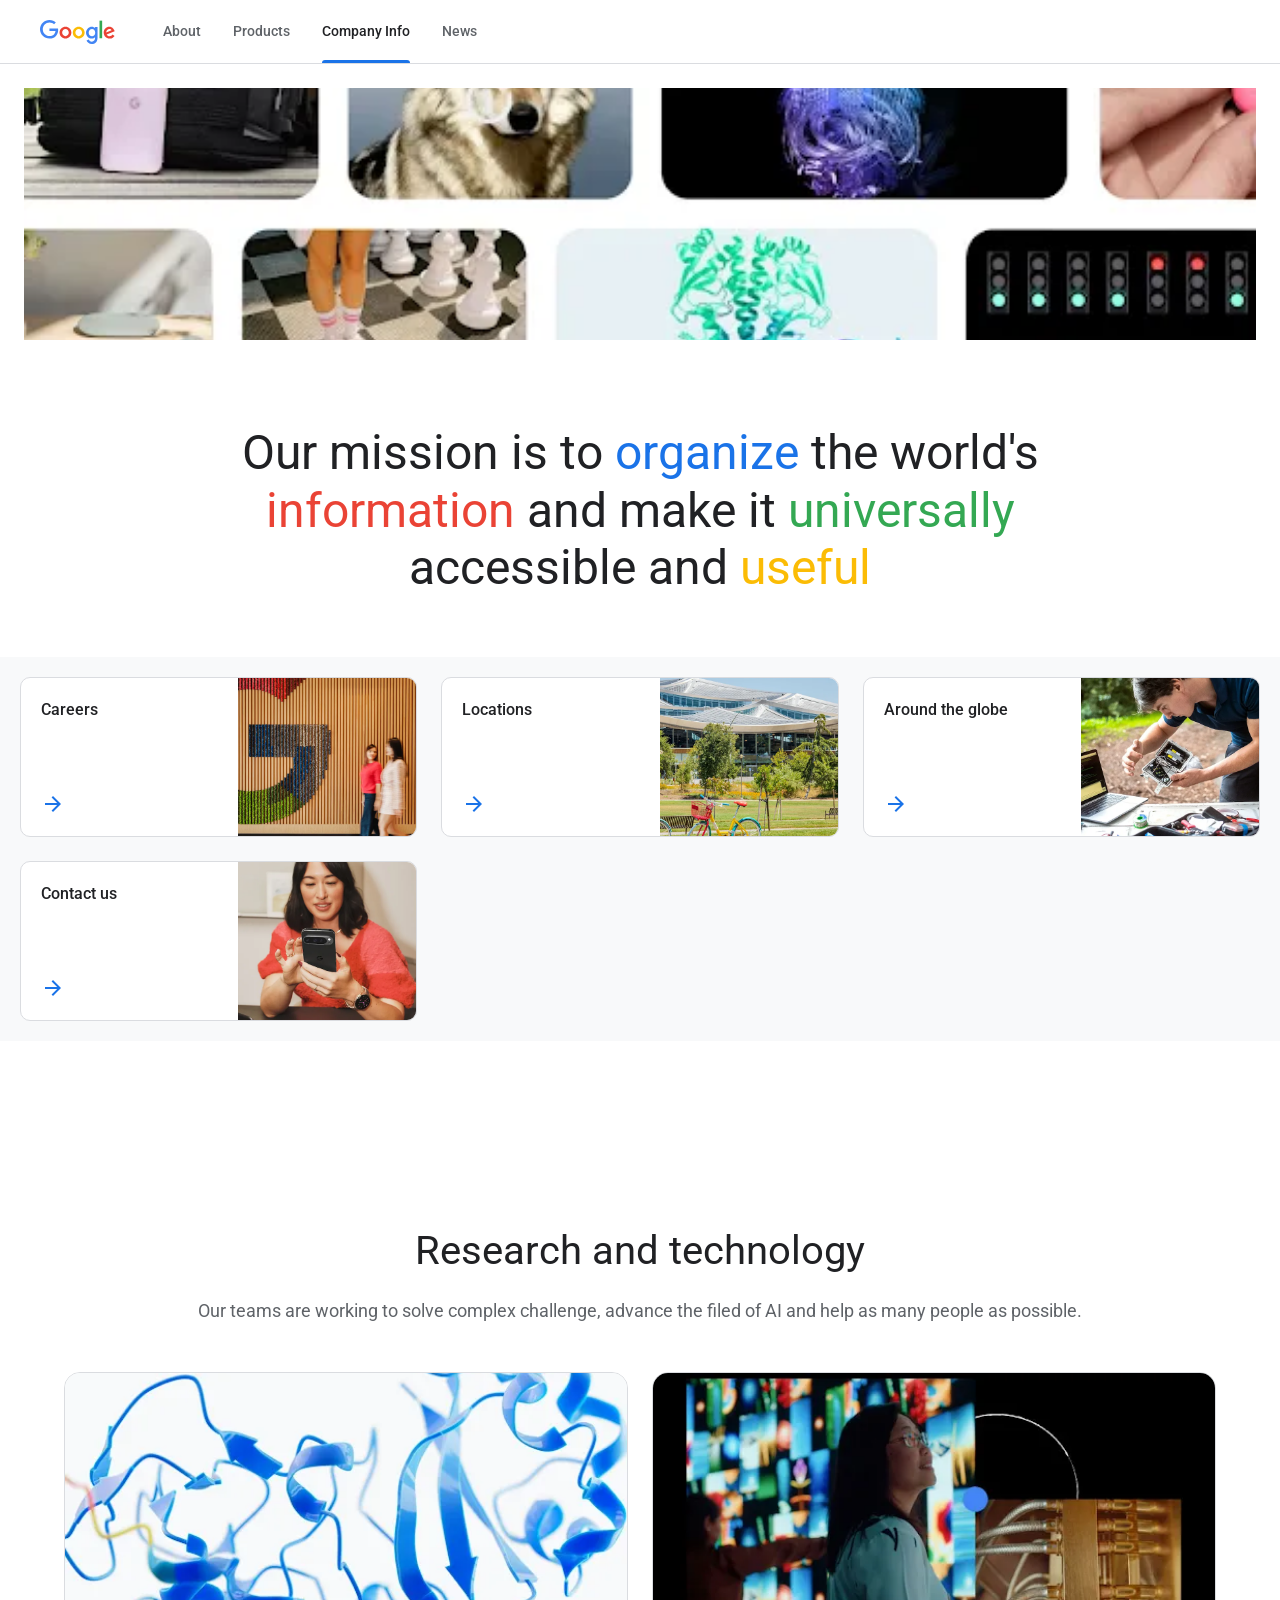
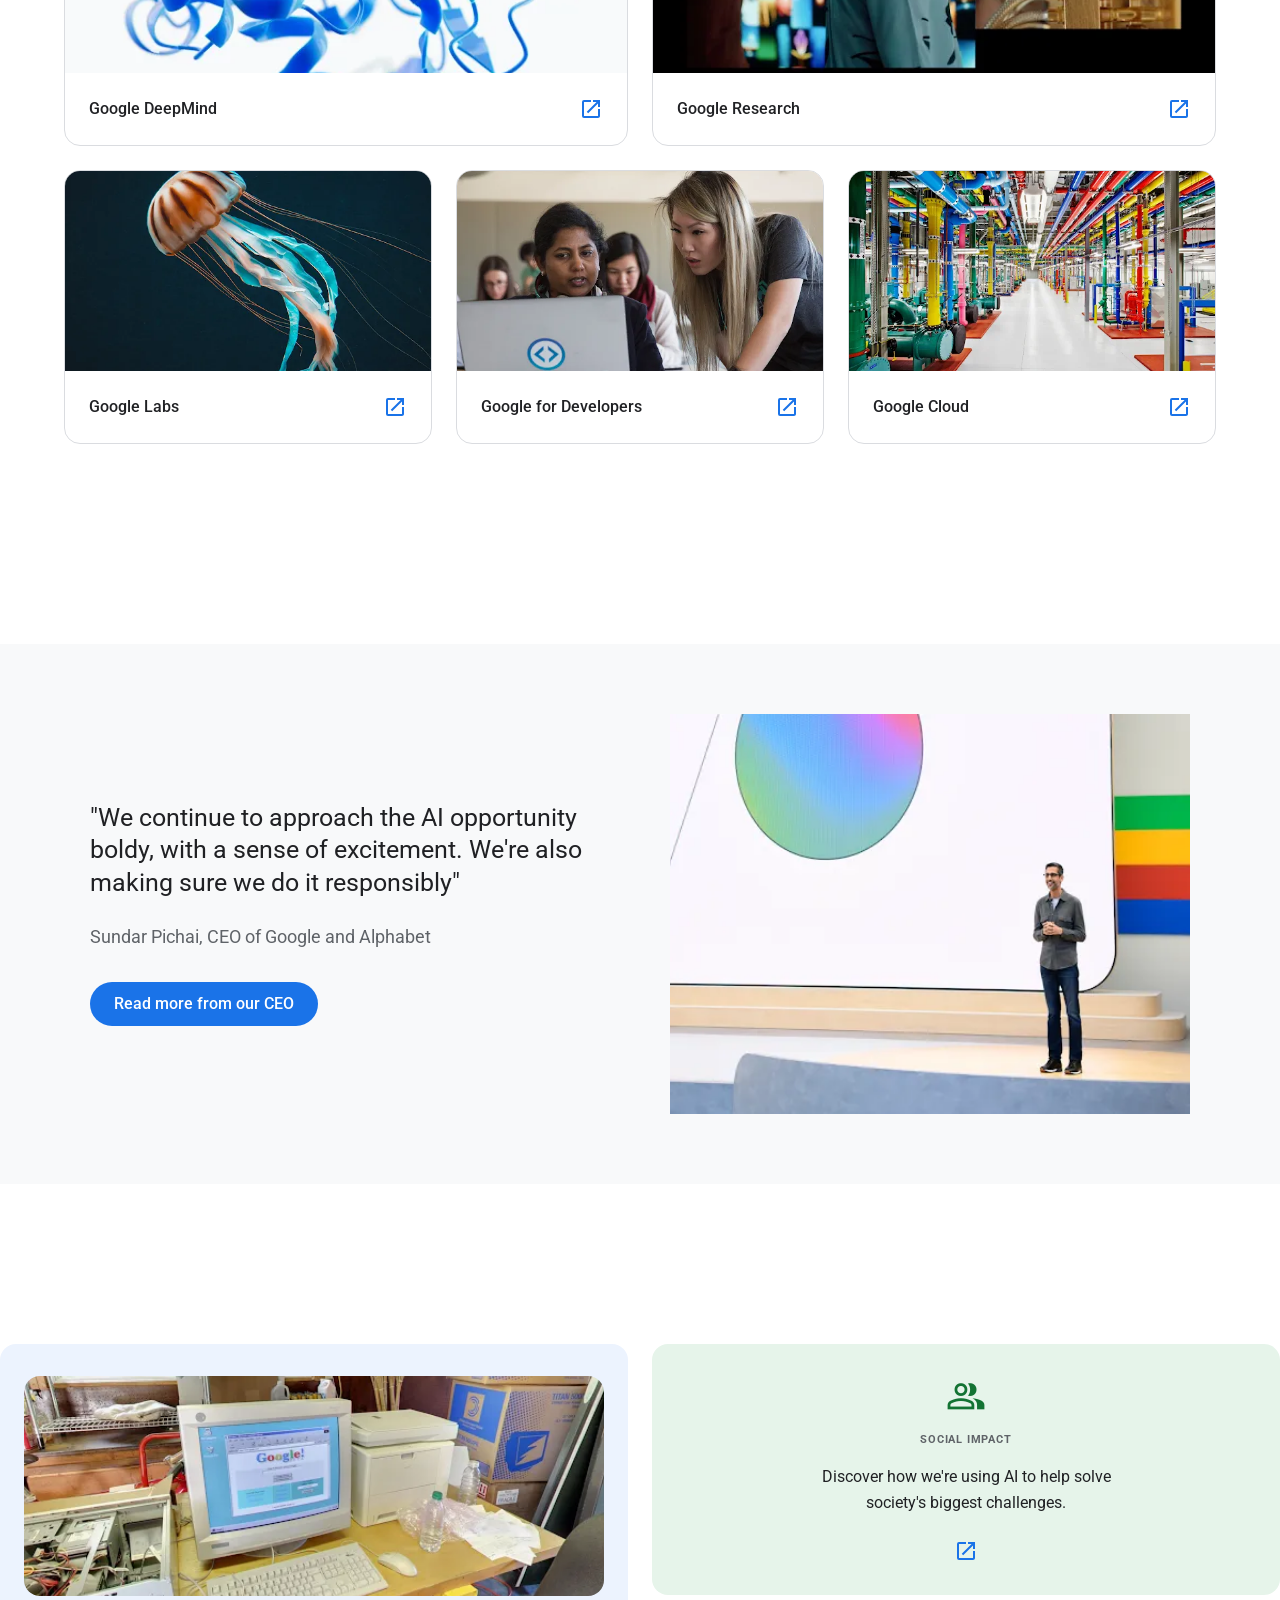
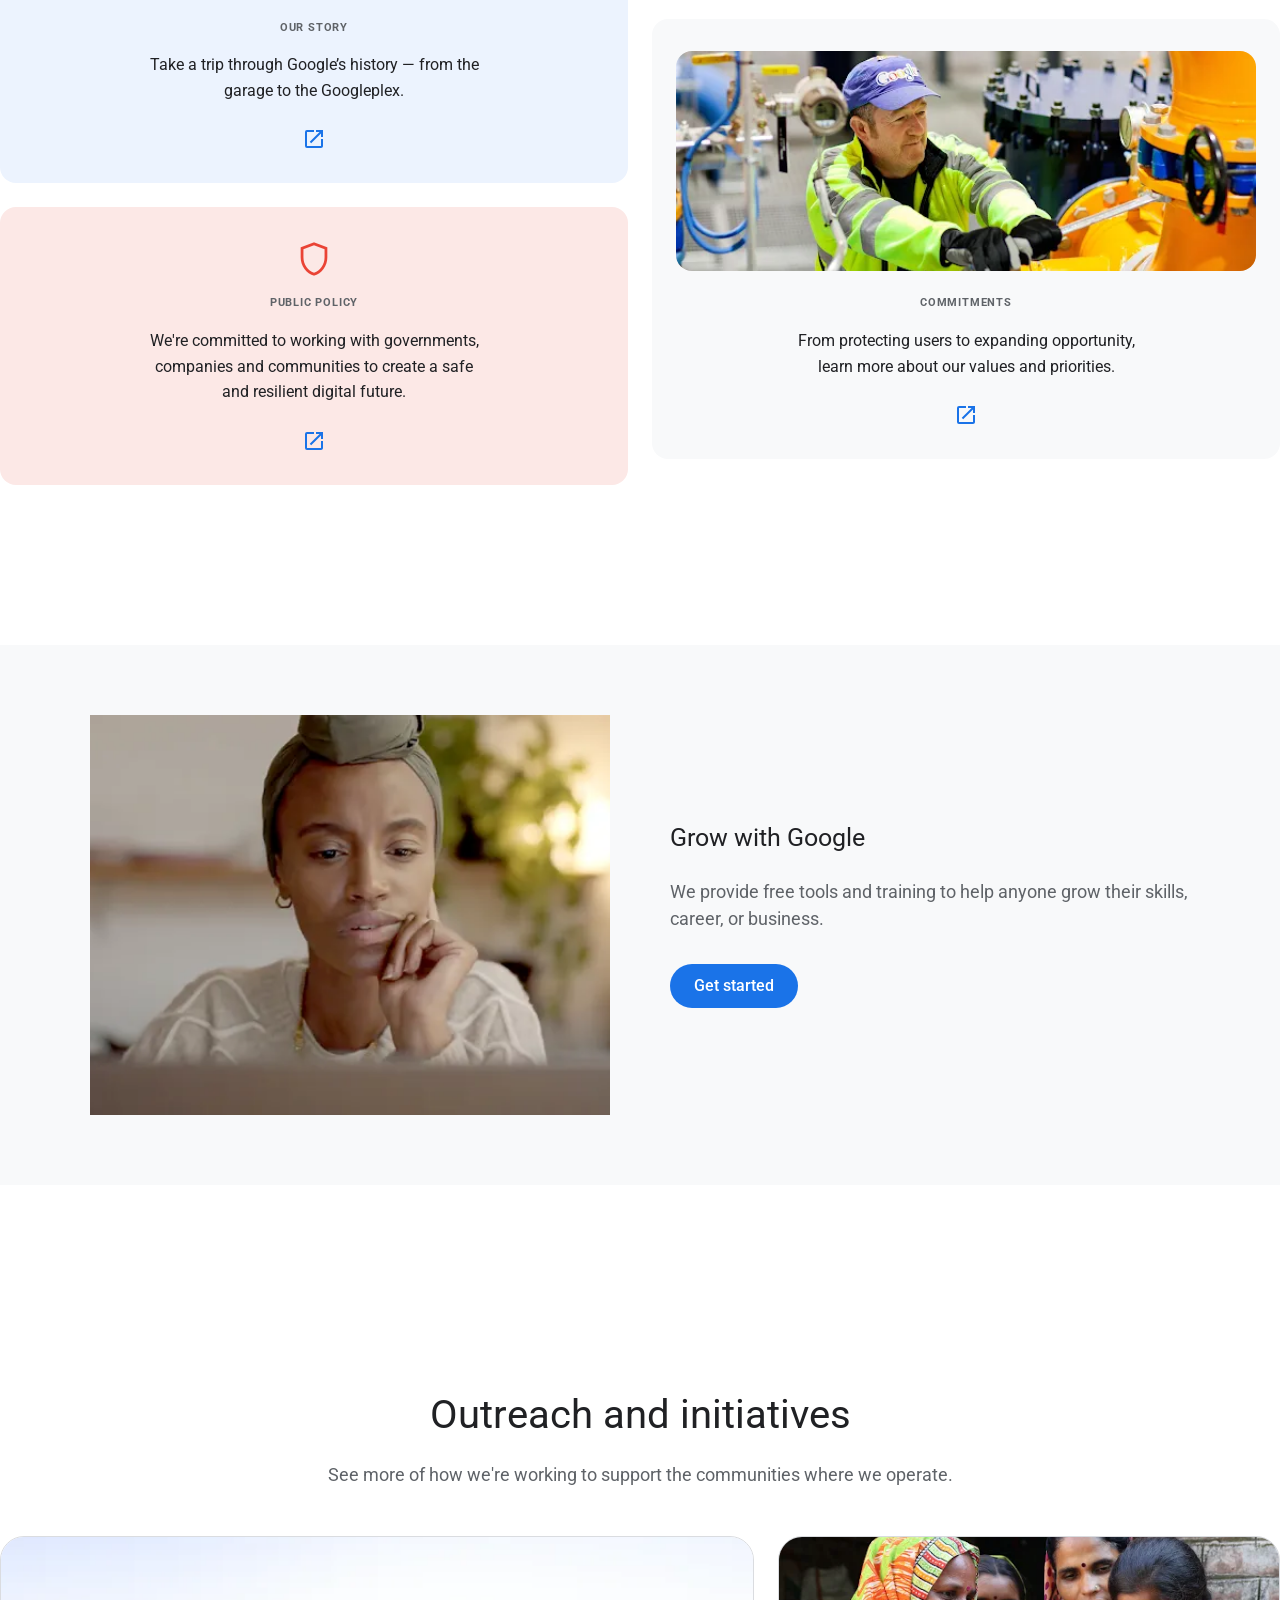
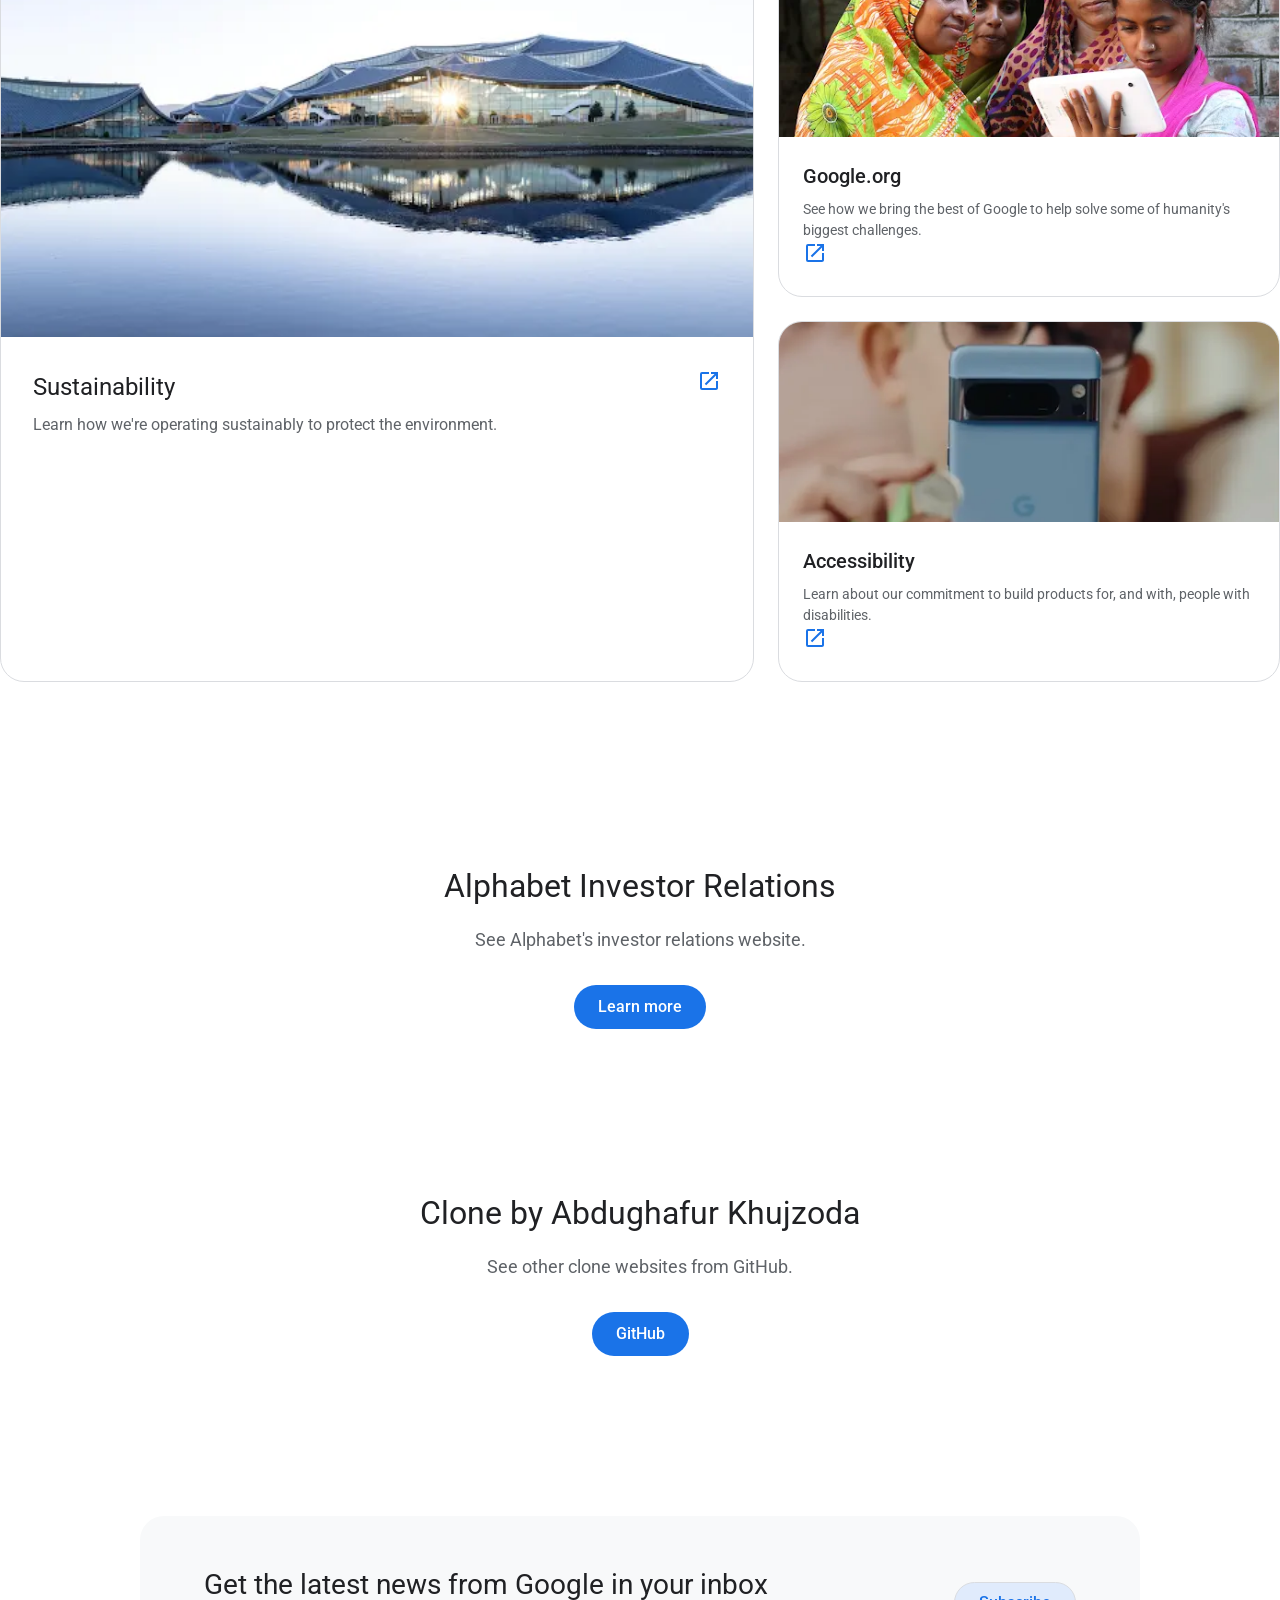
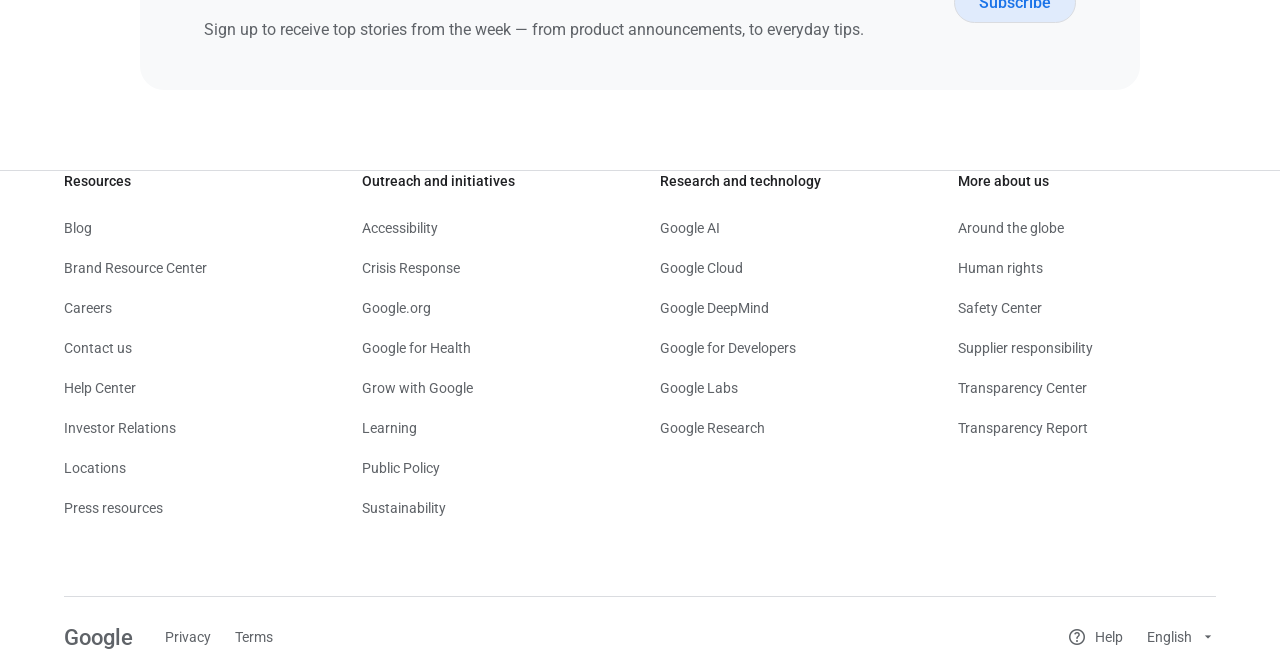
<file: Google Company Info/index.html>
<!DOCTYPE html>
<html lang="en">

<head>
    <meta charset="UTF-8">
    <meta name="viewport" content="width=device-width, initial-scale=1.0">
    <title>Google Company Info - Clone</title>

    <link rel="preconnect" href="https://fonts.googleapis.com">
    <link rel="preconnect" href="https://fonts.gstatic.com" crossorigin>
    <link href="https://fonts.googleapis.com/css2?family=Roboto:wght@400;500;700&display=swap" rel="stylesheet">
    <link rel="stylesheet"
        href="https://fonts.googleapis.com/css2?family=Material+Symbols+Outlined:opsz,wght,FILL,GRAD@24,400,0,0" />
    <link rel="stylesheet" href="style.css">
</head>

<body>

    <nav>
        <div class="nav-logo">

            <svg xmlns:xlink="http://www.w3.org/1999/xlink" xmlns="http://www.w3.org/2000/svg" width="75" height="24"
                viewBox="0 0 75 24" fill="none">
                <path fill-rule="evenodd" clip-rule="evenodd"
                    d="M66.2184 12.4427L71.5774 10.2177C71.2814 9.4687 70.3964 8.9457 69.3524 8.9457C68.0124 8.9457 66.1514 10.1267 66.2184 12.4427ZM72.5074 14.5997L74.5514 15.9617C73.8934 16.9387 72.3034 18.6187 69.5564 18.6187C66.1514 18.6187 63.6914 15.9847 63.6914 12.6247C63.6914 9.0597 66.1734 6.6297 69.2614 6.6297C72.3714 6.6297 73.8934 9.1047 74.3924 10.4447L74.6644 11.1257L66.6494 14.4407C67.2634 15.6437 68.2164 16.2567 69.5564 16.2567C70.8954 16.2567 71.8264 15.5987 72.5074 14.5997Z"
                    fill="#EA4335" />
                <path fill-rule="evenodd" clip-rule="evenodd" d="M59.5195 18.2549H62.1535V0.635895H59.5195V18.2549Z"
                    fill="#34A853" />
                <path fill-rule="evenodd" clip-rule="evenodd"
                    d="M55.2208 12.6468C55.2208 10.5358 53.8128 8.99079 52.0198 8.99079C50.2038 8.99079 48.6818 10.5358 48.6818 12.6468C48.6818 14.7358 50.2038 16.2568 52.0198 16.2568C53.8128 16.2568 55.2208 14.7358 55.2208 12.6468ZM57.5368 6.99279V17.7558C57.5368 22.1828 54.9258 23.9998 51.8378 23.9998C48.9318 23.9998 47.1838 22.0468 46.5248 20.4578L48.8178 19.5038C49.2268 20.4798 50.2258 21.6378 51.8378 21.6378C53.8128 21.6378 55.0398 20.4128 55.0398 18.1188V17.2558H54.9478C54.3578 17.9828 53.2228 18.6178 51.7928 18.6178C48.7958 18.6178 46.0488 16.0078 46.0488 12.6468C46.0488 9.26379 48.7958 6.62979 51.7928 6.62979C53.2228 6.62979 54.3578 7.26579 54.9478 7.96979H55.0398V6.99279H57.5368Z"
                    fill="#4285F4" />
                <path fill-rule="evenodd" clip-rule="evenodd"
                    d="M42.0395 12.6243C42.0395 10.4673 40.5015 8.9913 38.7175 8.9913C36.9345 8.9913 35.3955 10.4673 35.3955 12.6243C35.3955 14.7583 36.9345 16.2573 38.7175 16.2573C40.5015 16.2573 42.0395 14.7583 42.0395 12.6243ZM44.6255 12.6243C44.6255 16.0753 41.9725 18.6183 38.7175 18.6183C35.4625 18.6183 32.8105 16.0753 32.8105 12.6243C32.8105 9.1503 35.4625 6.6303 38.7175 6.6303C41.9725 6.6303 44.6255 9.1503 44.6255 12.6243Z"
                    fill="#FBBC05" />
                <path fill-rule="evenodd" clip-rule="evenodd"
                    d="M28.7954 12.6243C28.7954 10.4673 27.2574 8.99128 25.4734 8.99128C23.6904 8.99128 22.1524 10.4673 22.1524 12.6243C22.1524 14.7583 23.6904 16.2573 25.4734 16.2573C27.2574 16.2573 28.7954 14.7583 28.7954 12.6243ZM31.3814 12.6243C31.3814 16.0753 28.7284 18.6183 25.4734 18.6183C22.2194 18.6183 19.5664 16.0753 19.5664 12.6243C19.5664 9.15028 22.2194 6.63028 25.4734 6.63028C28.7284 6.63028 31.3814 9.15028 31.3814 12.6243Z"
                    fill="#EA4335" />
                <path fill-rule="evenodd" clip-rule="evenodd"
                    d="M9.445 18.6184C4.314 18.6184 0 14.4414 0 9.3094C0 4.1784 4.314 0.000396729 9.445 0.000396729C12.284 0.000396729 14.304 1.1124 15.826 2.5654L14.032 4.3594C12.942 3.3374 11.466 2.5434 9.445 2.5434C5.699 2.5434 2.77 5.5634 2.77 9.3094C2.77 13.0554 5.699 16.0754 9.445 16.0754C11.875 16.0754 13.259 15.0994 14.145 14.2134C14.871 13.4874 15.349 12.4424 15.53 11.0124H9.445V8.4694H18.005C18.096 8.9234 18.142 9.4684 18.142 10.0584C18.142 11.9664 17.619 14.3274 15.939 16.0074C14.304 17.7104 12.215 18.6184 9.445 18.6184Z"
                    fill="#4285F4" />
            </svg>
        </div>
        <div class="nav-links">
            <a href="#">About</a>
            <a href="#">Products</a>
            <a href="#" class="active">Company Info</a>
            <a href="#">News</a>
        </div>
    </nav>

    <section class="hero-mosaic">
        <img src="pics/hero.png" alt="">
    </section>

    <section class="mission-section container">
        <h1 class="mission-text">
            Our mission is to <span class="blue">organize</span> the world's <span class="red">information</span> and
            make it <span class="green">universally</span> accessible and <span class="yellow">useful</span>
        </h1>

        <div class="mission-cards">
            <a href="#" class="m-card">
                <div class="m-card-content">
                    <h3>Careers</h3>

                    <svg xmlns:xlink="http://www.w3.org/1999/xlink" xmlns="http://www.w3.org/2000/svg"
                        role="presentation" aria-hidden="true"
                        class="glue-icon glue-icon--arrow-forward glue-icon--24px" width="24" height="24">
                        <defs>
                            <symbol id="arrow-forward" viewBox="0 0 24 24">
                                <path d="M12 4l-1.41 1.41L16.17 11H4v2h12.17l-5.58 5.59L12 20l8-8-8-8z"></path>
                            </symbol>
                        </defs>
                        <use xlink:href="#arrow-forward"></use>
                    </svg>
                </div>
                <div class="m-card-image">
                    <img src="pics/careers.png" alt="Careers">
                </div>
            </a>
            <a href="#" class="m-card">
                <div class="m-card-content">
                    <h3>Locations</h3>

                    <svg xmlns:xlink="http://www.w3.org/1999/xlink" xmlns="http://www.w3.org/2000/svg"
                        role="presentation" aria-hidden="true"
                        class="glue-icon glue-icon--arrow-forward glue-icon--24px" width="24" height="24">
                        <defs>
                            <symbol id="arrow-forward" viewBox="0 0 24 24">
                                <path d="M12 4l-1.41 1.41L16.17 11H4v2h12.17l-5.58 5.59L12 20l8-8-8-8z"></path>
                            </symbol>
                        </defs>
                        <use xlink:href="#arrow-forward"></use>
                    </svg>
                </div>
                <div class="m-card-image">
                    <img src="pics/locations.png" alt="Locations">
                </div>
            </a>
            <a href="#" class="m-card">
                <div class="m-card-content">
                    <h3>Around the globe</h3>

                    <svg xmlns:xlink="http://www.w3.org/1999/xlink" xmlns="http://www.w3.org/2000/svg"
                        role="presentation" aria-hidden="true"
                        class="glue-icon glue-icon--arrow-forward glue-icon--24px" width="24" height="24">
                        <defs>
                            <symbol id="arrow-forward" viewBox="0 0 24 24">
                                <path d="M12 4l-1.41 1.41L16.17 11H4v2h12.17l-5.58 5.59L12 20l8-8-8-8z"></path>
                            </symbol>
                        </defs>
                        <use xlink:href="#arrow-forward"></use>
                    </svg>
                </div>
                <div class="m-card-image">
                    <img src="pics/around.png" alt="Around the globe">
                </div>
            </a>
            <a href="#" class="m-card">
                <div class="m-card-content">
                    <h3>Contact us</h3>

                    <svg xmlns:xlink="http://www.w3.org/1999/xlink" xmlns="http://www.w3.org/2000/svg"
                        role="presentation" aria-hidden="true"
                        class="glue-icon glue-icon--arrow-forward glue-icon--24px" width="24" height="24">
                        <defs>
                            <symbol id="arrow-forward" viewBox="0 0 24 24">
                                <path d="M12 4l-1.41 1.41L16.17 11H4v2h12.17l-5.58 5.59L12 20l8-8-8-8z"></path>
                            </symbol>
                        </defs>
                        <use xlink:href="#arrow-forward"></use>
                    </svg>
                </div>
                <div class="m-card-image">
                    <img src="pics/contact.png" alt="Contact us">
                </div>
            </a>
        </div>
    </section>

    <section class="research-section section-padding">
        <div class="container">
            <div class="section-header">
                <h2>Research and technology</h2>
                <p>Our teams are working to solve complex challenge, advance the filed of AI and help as many people as
                    possible.</p>
            </div>

            <div class="research-grid">
                <div class="research-row-top">
                    <a href="#" class="r-card">
                        <div class="r-card-img row-top-img"><img src="pics/deepmid.png" alt="Google DeepMind"></div>
                        <div class="r-card-info">
                            <span>Google DeepMind</span>

                            <svg xmlns:xlink="http://www.w3.org/1999/xlink" xmlns="http://www.w3.org/2000/svg"
                                role="presentation" aria-hidden="true"
                                class="glue-icon glue-icon--open-in-new glue-icon--24px" width="24" height="24">
                                <defs>
                                    <symbol id="open-in-new" viewBox="0 0 24 24">
                                        <path
                                            d="M19 19H5V5h7V3H5a2 2 0 0 0-2 2v14a2 2 0 0 0 2 2h14c1.1 0 2-.9 2-2v-7h-2v7zM14 3v2h3.59l-9.83 9.83 1.41 1.41L19 6.41V10h2V3h-7z">
                                        </path>
                                    </symbol>
                                </defs>
                                <use xlink:href="#open-in-new"></use>
                            </svg>
                        </div>
                    </a>
                    <a href="#" class="r-card">
                        <div class="r-card-img row-top-img"><img src="pics/research.png" alt="Google Research"></div>
                        <div class="r-card-info">
                            <span>Google Research</span>

                            <svg xmlns:xlink="http://www.w3.org/1999/xlink" xmlns="http://www.w3.org/2000/svg"
                                role="presentation" aria-hidden="true"
                                class="glue-icon glue-icon--open-in-new glue-icon--24px" width="24" height="24">
                                <defs>
                                    <symbol id="open-in-new" viewBox="0 0 24 24">
                                        <path
                                            d="M19 19H5V5h7V3H5a2 2 0 0 0-2 2v14a2 2 0 0 0 2 2h14c1.1 0 2-.9 2-2v-7h-2v7zM14 3v2h3.59l-9.83 9.83 1.41 1.41L19 6.41V10h2V3h-7z">
                                        </path>
                                    </symbol>
                                </defs>
                                <use xlink:href="#open-in-new"></use>
                            </svg>
                        </div>
                    </a>
                </div>
                <div class="research-row-bottom">
                    <a href="#" class="r-card">
                        <div class="r-card-img row-bottom-img"><img src="pics/labs.png" alt="Google Labs"></div>
                        <div class="r-card-info">
                            <span>Google Labs</span>

                            <svg xmlns:xlink="http://www.w3.org/1999/xlink" xmlns="http://www.w3.org/2000/svg"
                                role="presentation" aria-hidden="true"
                                class="glue-icon glue-icon--open-in-new glue-icon--24px" width="24" height="24">
                                <defs>
                                    <symbol id="open-in-new" viewBox="0 0 24 24">
                                        <path
                                            d="M19 19H5V5h7V3H5a2 2 0 0 0-2 2v14a2 2 0 0 0 2 2h14c1.1 0 2-.9 2-2v-7h-2v7zM14 3v2h3.59l-9.83 9.83 1.41 1.41L19 6.41V10h2V3h-7z">
                                        </path>
                                    </symbol>
                                </defs>
                                <use xlink:href="#open-in-new"></use>
                            </svg>
                        </div>
                    </a>
                    <a href="#" class="r-card">
                        <div class="r-card-img row-bottom-img"><img src="pics/dev.png" alt="Google for Developers">
                        </div>
                        <div class="r-card-info">
                            <span>Google for Developers</span>

                            <svg xmlns:xlink="http://www.w3.org/1999/xlink" xmlns="http://www.w3.org/2000/svg"
                                role="presentation" aria-hidden="true"
                                class="glue-icon glue-icon--open-in-new glue-icon--24px" width="24" height="24">
                                <defs>
                                    <symbol id="open-in-new" viewBox="0 0 24 24">
                                        <path
                                            d="M19 19H5V5h7V3H5a2 2 0 0 0-2 2v14a2 2 0 0 0 2 2h14c1.1 0 2-.9 2-2v-7h-2v7zM14 3v2h3.59l-9.83 9.83 1.41 1.41L19 6.41V10h2V3h-7z">
                                        </path>
                                    </symbol>
                                </defs>
                                <use xlink:href="#open-in-new"></use>
                            </svg>
                        </div>
                    </a>
                    <a href="#" class="r-card">
                        <div class="r-card-img row-bottom-img"><img src="pics/cloud.png" alt="Google Cloud"></div>
                        <div class="r-card-info">
                            <span>Google Cloud</span>

                            <svg xmlns:xlink="http://www.w3.org/1999/xlink" xmlns="http://www.w3.org/2000/svg"
                                role="presentation" aria-hidden="true"
                                class="glue-icon glue-icon--open-in-new glue-icon--24px" width="24" height="24">
                                <defs>
                                    <symbol id="open-in-new" viewBox="0 0 24 24">
                                        <path
                                            d="M19 19H5V5h7V3H5a2 2 0 0 0-2 2v14a2 2 0 0 0 2 2h14c1.1 0 2-.9 2-2v-7h-2v7zM14 3v2h3.59l-9.83 9.83 1.41 1.41L19 6.41V10h2V3h-7z">
                                        </path>
                                    </symbol>
                                </defs>
                                <use xlink:href="#open-in-new"></use>
                            </svg>
                        </div>
                    </a>
                </div>
            </div>
        </div>
    </section>

    <section class="section-padding container">
        <div class="split-feature">
            <div class="split-text">
                <h2>"We continue to approach the AI opportunity boldy, with a sense of excitement. We're also making
                    sure we do it responsibly"</h2>
                <p>Sundar Pichai, CEO of Google and Alphabet</p>
                <a href="#" class="btn btn-primary">Read more from our CEO</a>
            </div>
            <div class="split-image">
                <img src="pics/io.png" alt="Company History Impact">
            </div>
        </div>
    </section>

    <section class="mosaic-section container">
        <div class="mosaic-grid">
            <div class="mosaic-col">
                <a href="#" class="mosaic-card bg-blue">
                    <div class="card-img-wrapper">
                        <img src="pics/goolgeplex.png" alt="Our Story">
                    </div>
                    <div class="card-content">
                        <span class="card-label">OUR STORY</span>
                        <p class="card-text">Take a trip through Google’s history — from the garage to the Googleplex.
                        </p>
                        <svg xmlns:xlink="http://www.w3.org/1999/xlink" xmlns="http://www.w3.org/2000/svg"
                            role="presentation" aria-hidden="true"
                            class="glue-icon glue-icon--open-in-new glue-icon--24px" width="24" height="24">
                            <defs>
                                <symbol id="open-in-new" viewBox="0 0 24 24">
                                    <path
                                        d="M19 19H5V5h7V3H5a2 2 0 0 0-2 2v14a2 2 0 0 0 2 2h14c1.1 0 2-.9 2-2v-7h-2v7zM14 3v2h3.59l-9.83 9.83 1.41 1.41L19 6.41V10h2V3h-7z">
                                    </path>
                                </symbol>
                            </defs>
                            <g>
                                <path
                                    d="M19 19H5V5h7V3H5a2 2 0 0 0-2 2v14a2 2 0 0 0 2 2h14c1.1 0 2-.9 2-2v-7h-2v7zM14 3v2h3.59l-9.83 9.83 1.41 1.41L19 6.41V10h2V3h-7z">
                                </path>
                            </g>
                        </svg>
                    </div>
                </a>

                <a href="#" class="mosaic-card bg-pink">
                    <div class="card-content">
                        <span class="material-symbols-outlined card-main-icon color-red">shield</span>
                        <span class="card-label">PUBLIC POLICY</span>
                        <p class="card-text">We're committed to working with governments, companies and communities to
                            create a safe and resilient digital future.</p>
                        <svg xmlns:xlink="http://www.w3.org/1999/xlink" xmlns="http://www.w3.org/2000/svg"
                            role="presentation" aria-hidden="true"
                            class="glue-icon glue-icon--open-in-new glue-icon--24px" width="24" height="24">
                            <defs>
                                <symbol id="open-in-new" viewBox="0 0 24 24">
                                    <path
                                        d="M19 19H5V5h7V3H5a2 2 0 0 0-2 2v14a2 2 0 0 0 2 2h14c1.1 0 2-.9 2-2v-7h-2v7zM14 3v2h3.59l-9.83 9.83 1.41 1.41L19 6.41V10h2V3h-7z">
                                    </path>
                                </symbol>
                            </defs>
                            <g>
                                <path
                                    d="M19 19H5V5h7V3H5a2 2 0 0 0-2 2v14a2 2 0 0 0 2 2h14c1.1 0 2-.9 2-2v-7h-2v7zM14 3v2h3.59l-9.83 9.83 1.41 1.41L19 6.41V10h2V3h-7z">
                                </path>
                            </g>
                        </svg>
                    </div>
                </a>
            </div>

            <div class="mosaic-col">
                <a href="#" class="mosaic-card bg-green">
                    <div class="card-content">
                        <span class="material-symbols-outlined card-main-icon color-green">group</span>
                        <span class="card-label">SOCIAL IMPACT</span>
                        <p class="card-text">Discover how we're using AI to help solve society's biggest challenges.</p>
                        <svg xmlns:xlink="http://www.w3.org/1999/xlink" xmlns="http://www.w3.org/2000/svg"
                            role="presentation" aria-hidden="true"
                            class="glue-icon glue-icon--open-in-new glue-icon--24px" width="24" height="24">
                            <defs>
                                <symbol id="open-in-new" viewBox="0 0 24 24">
                                    <path
                                        d="M19 19H5V5h7V3H5a2 2 0 0 0-2 2v14a2 2 0 0 0 2 2h14c1.1 0 2-.9 2-2v-7h-2v7zM14 3v2h3.59l-9.83 9.83 1.41 1.41L19 6.41V10h2V3h-7z">
                                    </path>
                                </symbol>
                            </defs>
                            <g>
                                <path
                                    d="M19 19H5V5h7V3H5a2 2 0 0 0-2 2v14a2 2 0 0 0 2 2h14c1.1 0 2-.9 2-2v-7h-2v7zM14 3v2h3.59l-9.83 9.83 1.41 1.41L19 6.41V10h2V3h-7z">
                                </path>
                            </g>
                        </svg>
                    </div>
                </a>

                <a href="#" class="mosaic-card bg-yellow">
                    <div class="card-img-wrapper">
                        <img src="pics/com.png" alt="Commitments">
                    </div>
                    <div class="card-content">
                        <span class="card-label">COMMITMENTS</span>
                        <p class="card-text">From protecting users to expanding opportunity, learn more about our values
                            and priorities.</p>
                        <svg xmlns:xlink="http://www.w3.org/1999/xlink" xmlns="http://www.w3.org/2000/svg"
                            role="presentation" aria-hidden="true"
                            class="glue-icon glue-icon--open-in-new glue-icon--24px" width="24" height="24">
                            <defs>
                                <symbol id="open-in-new" viewBox="0 0 24 24">
                                    <path
                                        d="M19 19H5V5h7V3H5a2 2 0 0 0-2 2v14a2 2 0 0 0 2 2h14c1.1 0 2-.9 2-2v-7h-2v7zM14 3v2h3.59l-9.83 9.83 1.41 1.41L19 6.41V10h2V3h-7z">
                                    </path>
                                </symbol>
                            </defs>
                            <g>
                                <path
                                    d="M19 19H5V5h7V3H5a2 2 0 0 0-2 2v14a2 2 0 0 0 2 2h14c1.1 0 2-.9 2-2v-7h-2v7zM14 3v2h3.59l-9.83 9.83 1.41 1.41L19 6.41V10h2V3h-7z">
                                </path>
                            </g>
                        </svg>
                    </div>
                </a>
            </div>
        </div>
    </section>

    <section class="section-padding container">
        <div class="split-feature split-reverse">
            <div class="split-text">
                <h2>Grow with Google</h2>
                <p>We provide free tools and training to help anyone grow their skills, career, or business.</p>
                <a href="#" class="btn btn-primary">Get started</a>
            </div>
            <div class="split-image">
                <img src="pics/grow.png" alt="Grow with Google User">
            </div>
        </div>
    </section>

    <section class="section-padding container">
        <div class="section-header">
            <h2>Outreach and initiatives</h2>
            <p>See more of how we're working to support the communities where we operate.</p>
        </div>

        <div class="outreach-grid">
            <a href="#" class="o-card-main">
                <div class="o-card-main-img">
                    <img src="pics/sustainability.png" alt="Sustainability Campus">
                </div>
                <div class="o-card-main-text">
                    <div>
                        <h3>Sustainability</h3>
                        <p>Learn how we're operating sustainably to protect the environment.</p>
                    </div>
                    <svg xmlns:xlink="http://www.w3.org/1999/xlink" xmlns="http://www.w3.org/2000/svg"
                        role="presentation" aria-hidden="true" class="glue-icon glue-icon--open-in-new glue-icon--24px"
                        width="24" height="24">
                        <defs>
                            <symbol id="open-in-new" viewBox="0 0 24 24">
                                <path
                                    d="M19 19H5V5h7V3H5a2 2 0 0 0-2 2v14a2 2 0 0 0 2 2h14c1.1 0 2-.9 2-2v-7h-2v7zM14 3v2h3.59l-9.83 9.83 1.41 1.41L19 6.41V10h2V3h-7z">
                                </path>
                            </symbol>
                            <symbol id="open-in-new" viewBox="0 0 24 24">
                                <path
                                    d="M19 19H5V5h7V3H5a2 2 0 0 0-2 2v14a2 2 0 0 0 2 2h14c1.1 0 2-.9 2-2v-7h-2v7zM14 3v2h3.59l-9.83 9.83 1.41 1.41L19 6.41V10h2V3h-7z">
                                </path>
                            </symbol>
                        </defs>
                        <g>
                            <path
                                d="M19 19H5V5h7V3H5a2 2 0 0 0-2 2v14a2 2 0 0 0 2 2h14c1.1 0 2-.9 2-2v-7h-2v7zM14 3v2h3.59l-9.83 9.83 1.41 1.41L19 6.41V10h2V3h-7z">
                            </path>
                        </g>
                    </svg>
                </div>
            </a>

            <div class="o-stack">
                <a href="#" class="o-card-small">
                    <div class="o-card-small-img">
                        <img src="pics/google.org.png" alt="Google.org">
                    </div>
                    <div class="o-card-small-text">
                        <h3>Google.org</h3>
                        <p>See how we bring the best of Google to help solve some of humanity's biggest challenges.</p>
                        <svg xmlns:xlink="http://www.w3.org/1999/xlink" xmlns="http://www.w3.org/2000/svg"
                            role="presentation" aria-hidden="true"
                            class="glue-icon glue-icon--open-in-new glue-icon--24px" width="24" height="24">
                            <defs>
                                <symbol id="open-in-new" viewBox="0 0 24 24">
                                    <path
                                        d="M19 19H5V5h7V3H5a2 2 0 0 0-2 2v14a2 2 0 0 0 2 2h14c1.1 0 2-.9 2-2v-7h-2v7zM14 3v2h3.59l-9.83 9.83 1.41 1.41L19 6.41V10h2V3h-7z">
                                    </path>
                                </symbol>
                                <symbol id="open-in-new" viewBox="0 0 24 24">
                                    <path
                                        d="M19 19H5V5h7V3H5a2 2 0 0 0-2 2v14a2 2 0 0 0 2 2h14c1.1 0 2-.9 2-2v-7h-2v7zM14 3v2h3.59l-9.83 9.83 1.41 1.41L19 6.41V10h2V3h-7z">
                                    </path>
                                </symbol>
                            </defs>
                            <g>
                                <path
                                    d="M19 19H5V5h7V3H5a2 2 0 0 0-2 2v14a2 2 0 0 0 2 2h14c1.1 0 2-.9 2-2v-7h-2v7zM14 3v2h3.59l-9.83 9.83 1.41 1.41L19 6.41V10h2V3h-7z">
                                </path>
                            </g>
                        </svg>
                    </div>
                </a>
                <a href="#" class="o-card-small">
                    <div class="o-card-small-img">
                        <img src="pics/accessibility.png" alt="Accessibility">
                    </div>
                    <div class="o-card-small-text">
                        <h3>Accessibility</h3>
                        <p>Learn about our commitment to build products for, and with, people with disabilities.</p>
                        <svg xmlns:xlink="http://www.w3.org/1999/xlink" xmlns="http://www.w3.org/2000/svg"
                            role="presentation" aria-hidden="true"
                            class="glue-icon glue-icon--open-in-new glue-icon--24px" width="24" height="24">
                            <defs>
                                <symbol id="open-in-new" viewBox="0 0 24 24">
                                    <path
                                        d="M19 19H5V5h7V3H5a2 2 0 0 0-2 2v14a2 2 0 0 0 2 2h14c1.1 0 2-.9 2-2v-7h-2v7zM14 3v2h3.59l-9.83 9.83 1.41 1.41L19 6.41V10h2V3h-7z">
                                    </path>
                                </symbol>
                                <symbol id="open-in-new" viewBox="0 0 24 24">
                                    <path
                                        d="M19 19H5V5h7V3H5a2 2 0 0 0-2 2v14a2 2 0 0 0 2 2h14c1.1 0 2-.9 2-2v-7h-2v7zM14 3v2h3.59l-9.83 9.83 1.41 1.41L19 6.41V10h2V3h-7z">
                                    </path>
                                </symbol>
                            </defs>
                            <g>
                                <path
                                    d="M19 19H5V5h7V3H5a2 2 0 0 0-2 2v14a2 2 0 0 0 2 2h14c1.1 0 2-.9 2-2v-7h-2v7zM14 3v2h3.59l-9.83 9.83 1.41 1.41L19 6.41V10h2V3h-7z">
                                </path>
                            </g>
                        </svg>
                    </div>
                </a>
            </div>
        </div>
    </section>

    <section class="ir-section container text-center">
        <div class="ir-content">
            <h2>Alphabet Investor Relations</h2>
            <p>See Alphabet's investor relations website.</p>
            <a href="#" class="btn btn-primary">Learn more</a>
        </div>
    </section>
    <section class="ir-section container text-center">
        <div class="ir-content">
            <h2>Clone by Abdughafur Khujzoda</h2>
            <p>See other clone websites from GitHub.</p>
            <a href="https://github.com/Abdughafur/WebClones" class="btn btn-primary">GitHub</a>
        </div>
    </section>

    <section class="newsletter-section container">
        <div class="newsletter-card">
            <div class="newsletter-text">
                <h3>Get the latest news from Google in your inbox</h3>
                <p>Sign up to receive top stories from the week — from product announcements, to everyday tips.</p>
            </div>
            <button class="btn btn-outline">Subscribe</button>
        </div>
    </section>

    <footer class="container">
        <div class="footer-grid">
            <div class="footer-col">
                <h4>Resources</h4>
                <ul>
                    <li><a href="#">Blog</a></li>
                    <li><a href="#">Brand Resource Center</a></li>
                    <li><a href="#">Careers</a></li>
                    <li><a href="#">Contact us</a></li>
                    <li><a href="#">Help Center</a></li>
                    <li><a href="#">Investor Relations</a></li>
                    <li><a href="#">Locations</a></li>
                    <li><a href="#">Press resources</a></li>
                </ul>
            </div>
            <div class="footer-col">
                <h4>Outreach and initiatives</h4>
                <ul>
                    <li><a href="#">Accessibility</a></li>
                    <li><a href="#">Crisis Response</a></li>
                    <li><a href="#">Google.org</a></li>
                    <li><a href="#">Google for Health</a></li>
                    <li><a href="#">Grow with Google</a></li>
                    <li><a href="#">Learning</a></li>
                    <li><a href="#">Public Policy</a></li>
                    <li><a href="#">Sustainability</a></li>
                </ul>
            </div>
            <div class="footer-col">
                <h4>Research and technology</h4>
                <ul>
                    <li><a href="#">Google AI</a></li>
                    <li><a href="#">Google Cloud</a></li>
                    <li><a href="#">Google DeepMind</a></li>
                    <li><a href="#">Google for Developers</a></li>
                    <li><a href="#">Google Labs</a></li>
                    <li><a href="#">Google Research</a></li>
                </ul>
            </div>
            <div class="footer-col">
                <h4>More about us</h4>
                <ul>
                    <li><a href="#">Around the globe</a></li>
                    <li><a href="#">Human rights</a></li>
                    <li><a href="#">Safety Center</a></li>
                    <li><a href="#">Supplier responsibility</a></li>
                    <li><a href="#">Transparency Center</a></li>
                    <li><a href="#">Transparency Report</a></li>
                </ul>
            </div>
        </div>

        <div class="footer-bottom">
            <div class="footer-logo">Google</div>
            <div class="footer-links">
                <a href="#">Privacy</a>
                <a href="#">Terms</a>
            </div>
            <div class="footer-utilities">
                <a href="#"><span class="material-symbols-outlined">help</span> Help</a>
                <a href="#">English <span class="material-symbols-outlined"
                        style="font-size: 16px;">arrow_drop_down</span></a>
            </div>
        </div>
    </footer>
</body>

</html>


<!-- Cloned 11.07.2026 -->
<!-- Created by Abdughafur Khujzoda -->
</file>
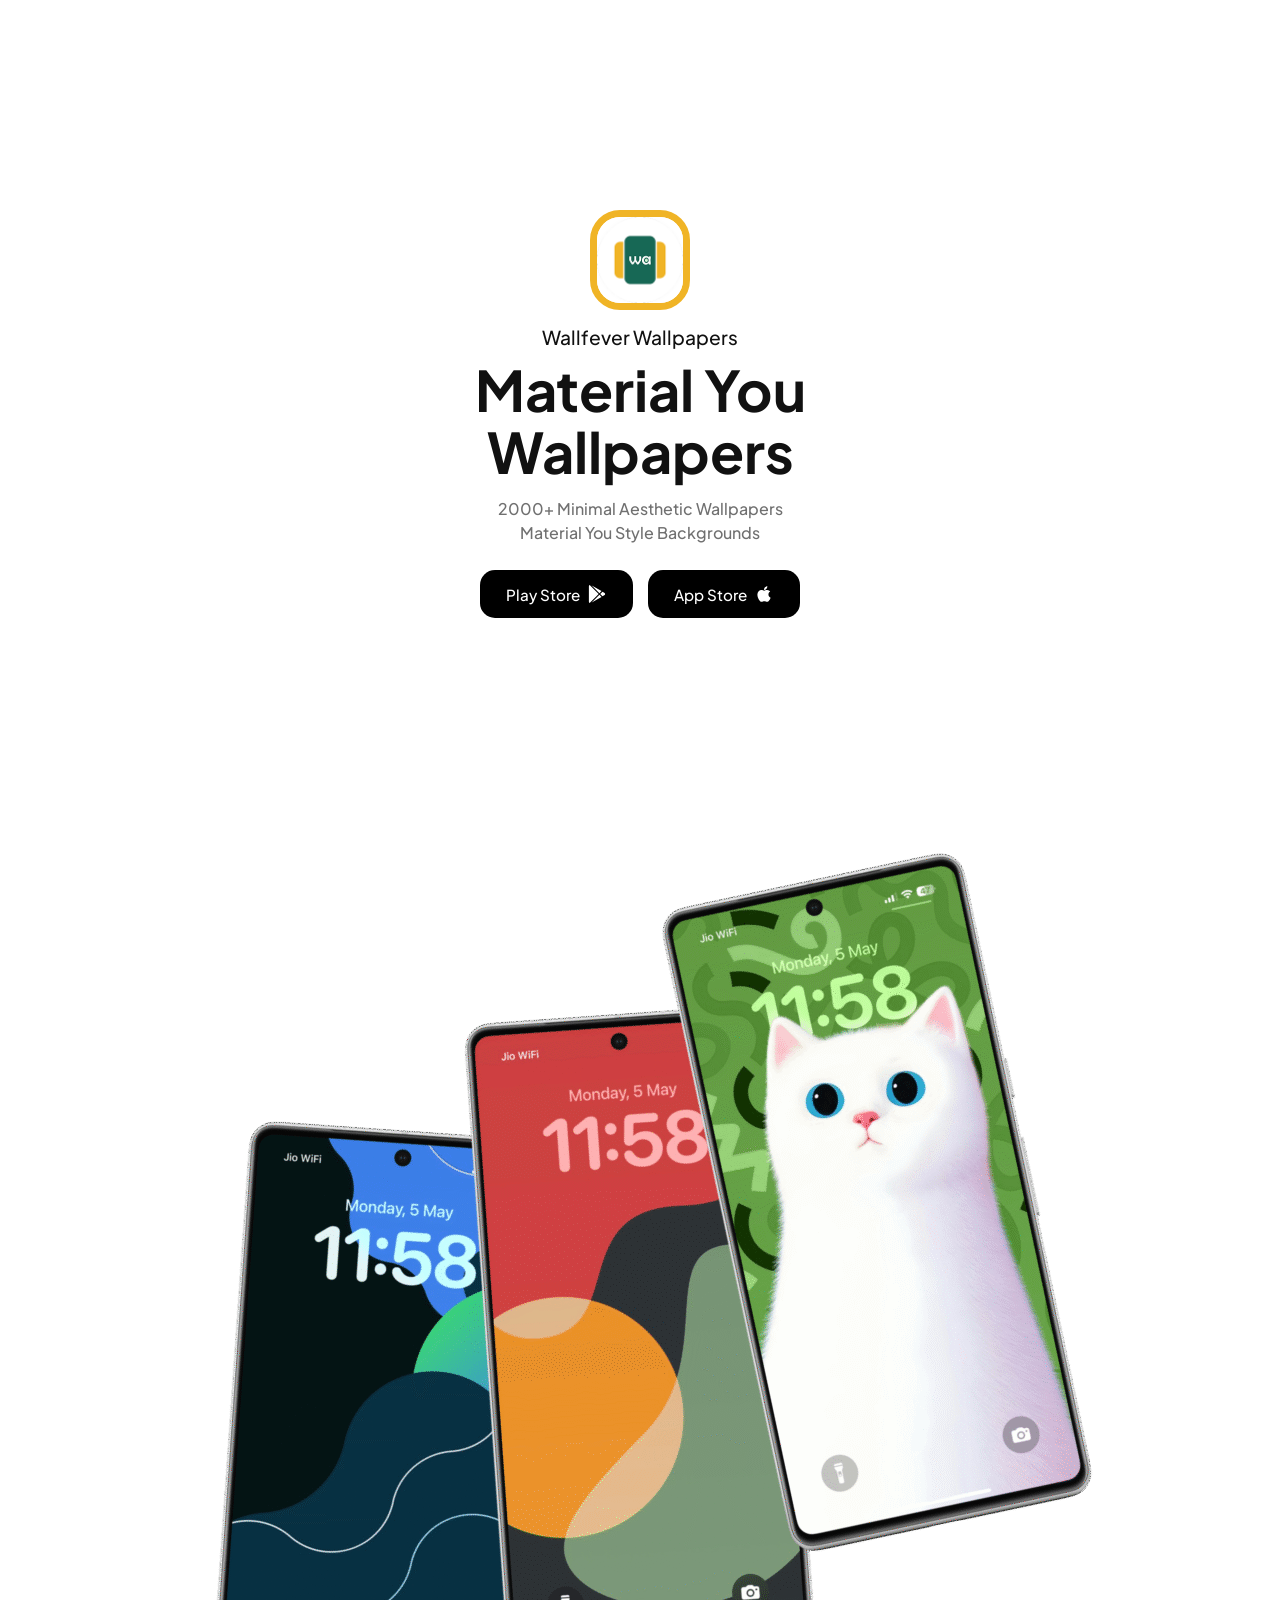
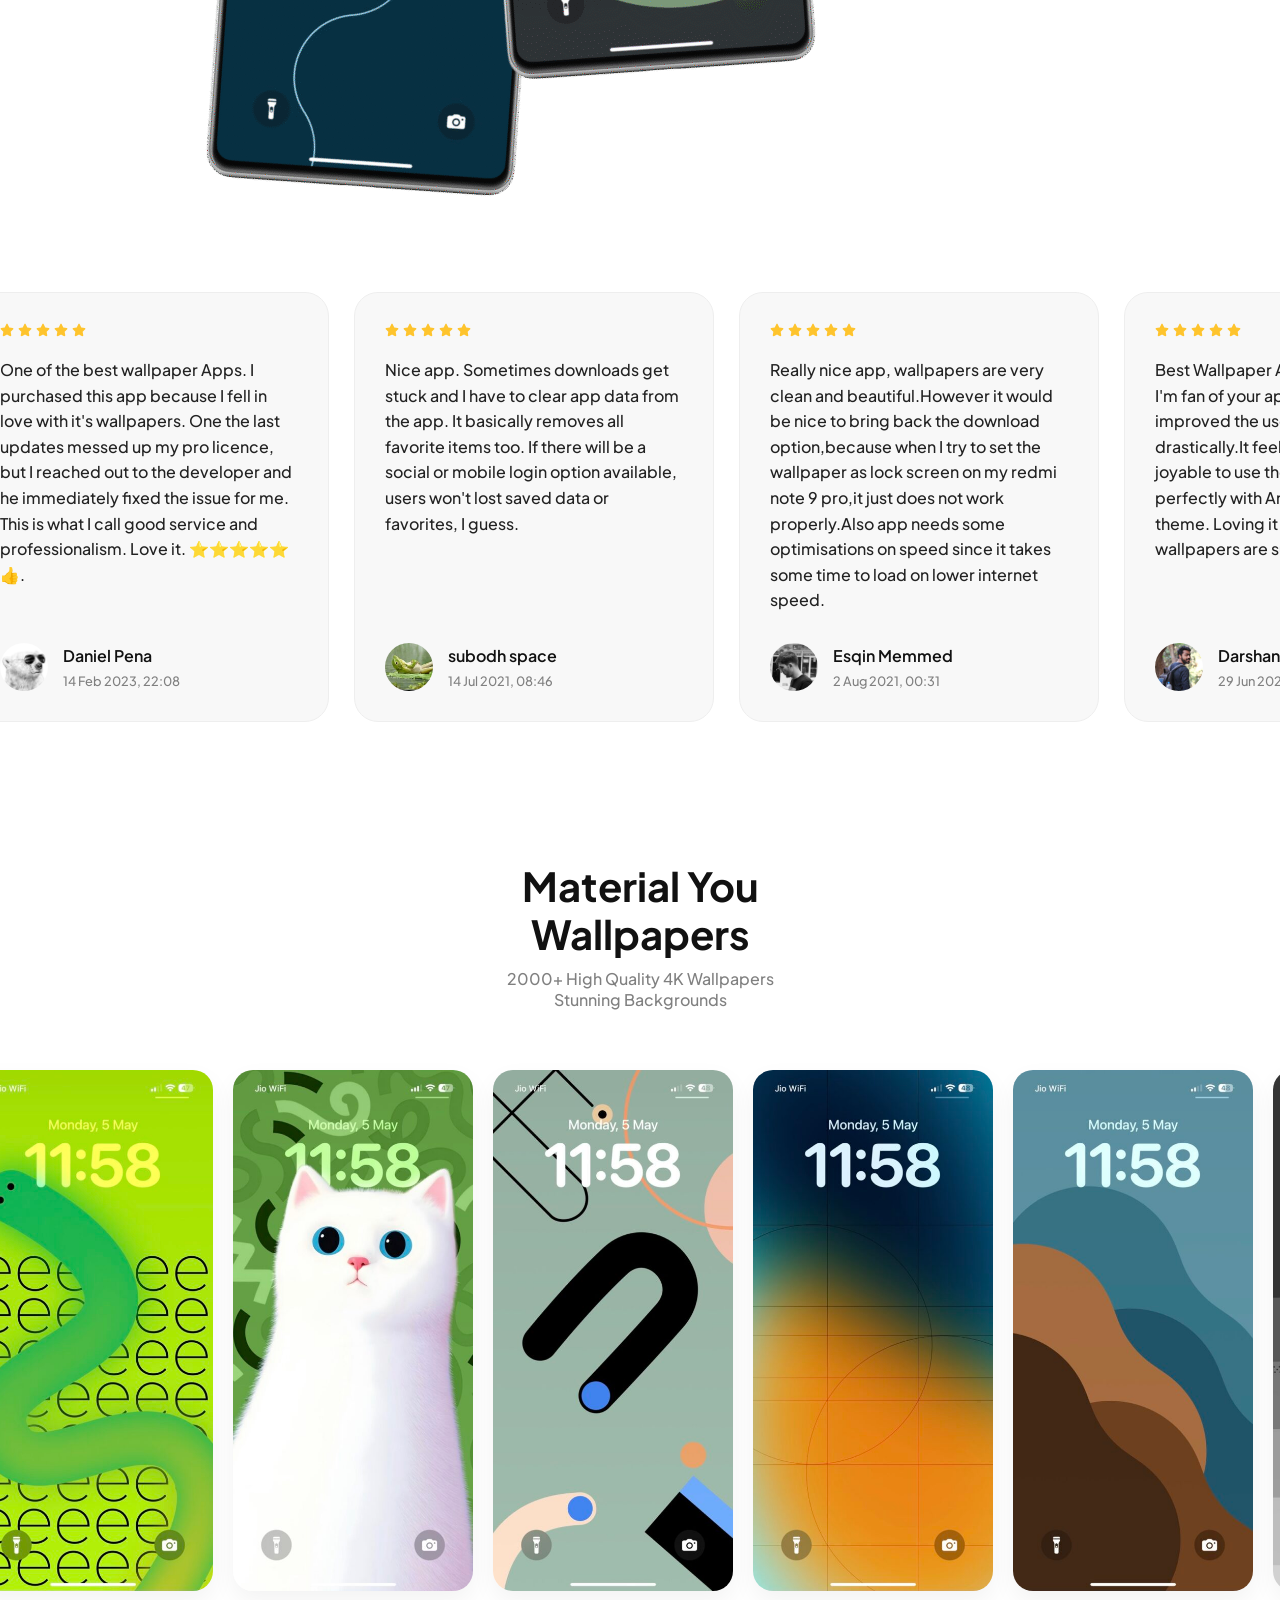
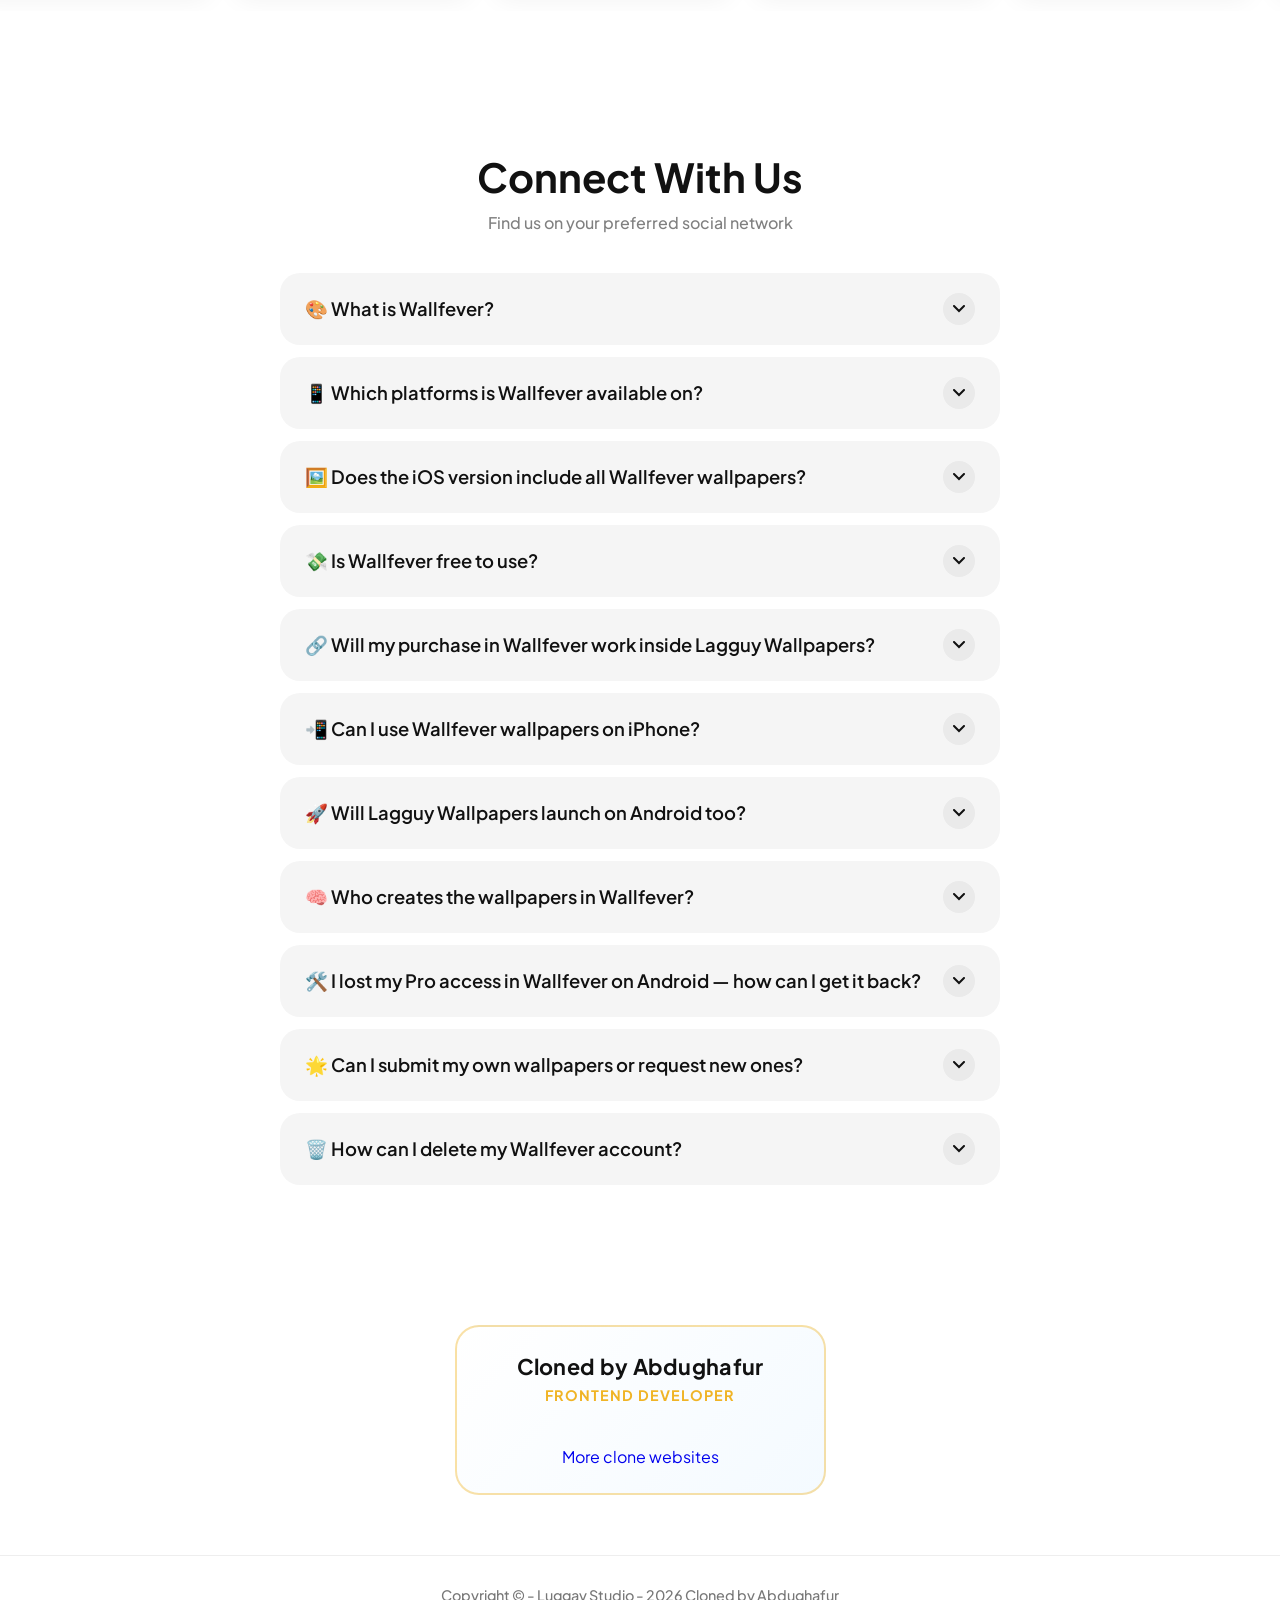
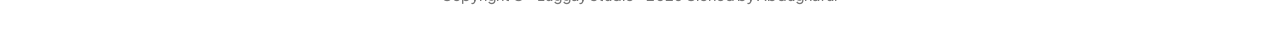
<file: Wallfever/index.html>
<!DOCTYPE html>
<html lang="en">

<head>
    <meta charset="UTF-8">
    <meta name="viewport" content="width=device-width, initial-scale=1.0">
    <title>luggay.in - Clone</title>
    <link rel="stylesheet" href="style.css">
</head>

<body>
    <section class="hero" id="hero">
        <img src="src/icon.png" alt="App Icon">
        <div class="hero-content">
            <span>Wallfever Wallpapers</span>
            <h2>Material You<br>Wallpapers</h2>
            <p>2000+ Minimal Aesthetic Wallpapers <br> Material You Style Backgrounds</p>
            <div class="buttons">
                <a href="#">Play Store
                    <svg aria-hidden="true" viewBox="0 0 512 512" xmlns="http://www.w3.org/2000/svg" width="18"
                        height="18">
                        <path
                            d="M325.3 234.3L104.6 13l280.8 161.2-60.1 60.1zM47 0C34 6.8 25.3 19.2 25.3 35.3v441.3c0 16.1 8.7 28.5 21.7 35.3l256.6-256L47 0zm425.2 225.6l-58.9-34.1-65.7 64.5 65.7 64.5 60.1-34.1c18-14.3 18-46.5-1.2-60.8zM104.6 499l280.8-161.2-60.1-60.1L104.6 499z"
                            fill="#FFFFFF"></path>
                    </svg>
                </a>
                <a href="#">App Store
                    <svg aria-hidden="true" viewBox="0 0 384 512" xmlns="http://www.w3.org/2000/svg" width="18"
                        height="18">
                        <path
                            d="M318.7 268.7c-.2-36.7 16.4-64.4 50-84.8-18.8-26.9-47.2-41.7-84.7-44.6-35.5-2.8-74.3 20.7-88.5 20.7-15 0-49.4-19.7-76.4-19.7C63.3 141.2 4 184.8 4 273.5q0 39.3 14.4 81.2c12.8 36.7 59 126.7 107.2 125.2 25.2-.6 43-17.9 75.8-17.9 31.8 0 48.3 17.9 76.4 17.9 48.6-.7 90.4-82.5 102.6-119.3-65.2-30.7-61.7-90-61.7-91.9zm-56.6-164.2c27.3-32.4 24.8-61.9 24-72.5-24.1 1.4-52 16.4-67.9 34.9-17.5 19.8-27.8 44.3-25.6 71.9 26.1 2 49.9-11.4 69.5-34.3z"
                            fill="#FFFFFF"></path>
                    </svg>
                </a>
            </div>
        </div>
    </section>

    <div class="phones">
        <img src="src/phones.png" alt="Device Showcases">
    </div>

    <div class="reviews-container" id="reviews-drag-wrapper">
        <section class="reviews">
            <div class="comment">
                <div class="top">
                    <div class="stars">
                        <script>for (let i = 0; i < 5; i++) document.write(`<svg xmlns="http://www.w3.org/2000/svg" viewBox="0 0 576 512" width="14" height="14"><path d="M316.9 18C311.6 7 300.4 0 288.1 0s-23.4 7-28.8 18L195 150.3 51.4 171.5c-12 1.8-22 10.2-25.7 21.7s-.7 24.2 7.9 32.7L137.8 329 113.2 474.7c-2 12 3 24.2 12.9 31.3s23 8 33.8 2.3l128.3-68.5 128.3 68.5c10.8 5.7 23.9 4.9 33.8-2.3s14.9-19.3 12.9-31.3L438.5 329 542.7 225.9c8.6-8.5 11.7-21.2 7.9-32.7s-13.7-19.9-25.7-21.7L381.2 150.3 316.9 18z" fill="#FEC42D"></path></svg>`);</script>
                    </div>
                    <p>One of the best wallpaper Apps. I purchased this app because I fell in love with it's wallpapers.
                        One the last updates messed up my pro licence, but I reached out to the developer and he
                        immediately fixed the issue for me. This is what I call good service and professionalism. Love
                        it. ⭐⭐⭐⭐⭐ 👍.</p>
                </div>
                <div class="bottom">
                    <div class="user"><img src="src/Daniel.jpg" alt="Daniel Pena"></div>
                    <div class="info">
                        <div class="name">
                            <h4>Daniel Pena</h4>
                        </div>
                        <div class="data">
                            <p>14 Feb 2023, 22:08</p>
                        </div>
                    </div>
                </div>
            </div>

            <div class="comment">
                <div class="top">
                    <div class="stars">
                        <script>for (let i = 0; i < 5; i++) document.write(`<svg xmlns="http://www.w3.org/2000/svg" viewBox="0 0 576 512" width="14" height="14"><path d="M316.9 18C311.6 7 300.4 0 288.1 0s-23.4 7-28.8 18L195 150.3 51.4 171.5c-12 1.8-22 10.2-25.7 21.7s-.7 24.2 7.9 32.7L137.8 329 113.2 474.7c-2 12 3 24.2 12.9 31.3s23 8 33.8 2.3l128.3-68.5 128.3 68.5c10.8 5.7 23.9 4.9 33.8-2.3s14.9-19.3 12.9-31.3L438.5 329 542.7 225.9c8.6-8.5 11.7-21.2 7.9-32.7s-13.7-19.9-25.7-21.7L381.2 150.3 316.9 18z" fill="#FEC42D"></path></svg>`);</script>
                    </div>
                    <p>Nice app. Sometimes downloads get stuck and I have to clear app data from the app. It basically
                        removes all favorite items too. If there will be a social or mobile login option available,
                        users won't lost saved data or favorites, I guess.</p>
                </div>
                <div class="bottom">
                    <div class="user"><img src="src/Subodh.jpg" alt="subodh space"></div>
                    <div class="info">
                        <div class="name">
                            <h4>subodh space</h4>
                        </div>
                        <div class="data">
                            <p>14 Jul 2021, 08:46</p>
                        </div>
                    </div>
                </div>
            </div>

            <div class="comment">
                <div class="top">
                    <div class="stars">
                        <script>for (let i = 0; i < 5; i++) document.write(`<svg xmlns="http://www.w3.org/2000/svg" viewBox="0 0 576 512" width="14" height="14"><path d="M316.9 18C311.6 7 300.4 0 288.1 0s-23.4 7-28.8 18L195 150.3 51.4 171.5c-12 1.8-22 10.2-25.7 21.7s-.7 24.2 7.9 32.7L137.8 329 113.2 474.7c-2 12 3 24.2 12.9 31.3s23 8 33.8 2.3l128.3-68.5 128.3 68.5c10.8 5.7 23.9 4.9 33.8-2.3s14.9-19.3 12.9-31.3L438.5 329 542.7 225.9c8.6-8.5 11.7-21.2 7.9-32.7s-13.7-19.9-25.7-21.7L381.2 150.3 316.9 18z" fill="#FEC42D"></path></svg>`);</script>
                    </div>
                    <p>Really nice app, wallpapers are very clean and beautiful.However it would be nice to bring back
                        the download option,because when I try to set the wallpaper as lock screen on my redmi note 9
                        pro,it just does not work properly.Also app needs some optimisations on speed since it takes
                        some time to load on lower internet speed.</p>
                </div>
                <div class="bottom">
                    <div class="user"><img src="src/Esqin.jpg" alt="Esqin Memmed"></div>
                    <div class="info">
                        <div class="name">
                            <h4>Esqin Memmed</h4>
                        </div>
                        <div class="data">
                            <p>2 Aug 2021, 00:31</p>
                        </div>
                    </div>
                </div>
            </div>

            <div class="comment">
                <div class="top">
                    <div class="stars">
                        <script>for (let i = 0; i < 5; i++) document.write(`<svg xmlns="http://www.w3.org/2000/svg" viewBox="0 0 576 512" width="14" height="14"><path d="M316.9 18C311.6 7 300.4 0 288.1 0s-23.4 7-28.8 18L195 150.3 51.4 171.5c-12 1.8-22 10.2-25.7 21.7s-.7 24.2 7.9 32.7L137.8 329 113.2 474.7c-2 12 3 24.2 12.9 31.3s23 8 33.8 2.3l128.3-68.5 128.3 68.5c10.8 5.7 23.9 4.9 33.8-2.3s14.9-19.3 12.9-31.3L438.5 329 542.7 225.9c8.6-8.5 11.7-21.2 7.9-32.7s-13.7-19.9-25.7-21.7L381.2 150.3 316.9 18z" fill="#FEC42D"></path></svg>`);</script>
                    </div>
                    <p>Best Wallpaper App I have ever used. I'm fan of your app and you guys have improved the user
                        experience drastically.It feels more fluid and joyable to use the app and it goes on perfectly
                        with Android 12 material you theme. Loving it so far... and your wallpapers are superb❤️</p>
                </div>
                <div class="bottom">
                    <div class="user"><img src="src/Darshan.jpg" alt="Esqin Memmed"></div>
                    <div class="info">
                        <div class="name">
                            <h4>Darshan Mahale</h4>
                        </div>
                        <div class="data">
                            <p>29 Jun 2022, 06:46</p>
                        </div>
                    </div>
                </div>
            </div>

            <div class="comment">
                <div class="top">
                    <div class="stars">
                        <script>for (let i = 0; i < 5; i++) document.write(`<svg xmlns="http://www.w3.org/2000/svg" viewBox="0 0 576 512" width="14" height="14"><path d="M316.9 18C311.6 7 300.4 0 288.1 0s-23.4 7-28.8 18L195 150.3 51.4 171.5c-12 1.8-22 10.2-25.7 21.7s-.7 24.2 7.9 32.7L137.8 329 113.2 474.7c-2 12 3 24.2 12.9 31.3s23 8 33.8 2.3l128.3-68.5 128.3 68.5c10.8 5.7 23.9 4.9 33.8-2.3s14.9-19.3 12.9-31.3L438.5 329 542.7 225.9c8.6-8.5 11.7-21.2 7.9-32.7s-13.7-19.9-25.7-21.7L381.2 150.3 316.9 18z" fill="#FEC42D"></path></svg>`);</script>
                    </div>
                    <p>An amazing app for that wallpapers lovers. Great collection of wallpapers, very nice UIz and now
                        they added the option to sync your favorite wallpapers between devices. Totally recommend.</p>
                </div>
                <div class="bottom">
                    <div class="user"><img src="src/Claudio.jpg" alt="Esqin Memmed"></div>
                    <div class="info">
                        <div class="name">
                            <h4>Claudio Sepulveda Huerta</h4>
                        </div>
                        <div class="data">
                            <p>16 Apr 2022, 18:25</p>
                        </div>
                    </div>
                </div>
            </div>
        </section>
    </div>

    <section class="walls">
        <h2>Material You <br> Wallpapers</h2>
        <p>2000+ High Quality 4K Wallpapers <br> Stunning Backgrounds</p>
        <div class="carousel-container" id="walls-drag-wrapper">
            <div class="wall-carusel">
                <img src="src/wall1.png" alt="Wallpaper 1">
                <img src="src/wall2.png" alt="Wallpaper 2">
                <img src="src/wall3.png" alt="Wallpaper 3">
                <img src="src/wall4.png" alt="Wallpaper 4">
                <img src="src/wall5.png" alt="Wallpaper 5">
                <img src="src/wall6.png" alt="Wallpaper 6">
                <img src="src/wall7.png" alt="Wallpaper 7">
                <img src="src/wall8.png" alt="Wallpaper 8">
                <img src="src/wall9.png" alt="Wallpaper 9">
                <img src="src/wall10.png" alt="Wallpaper 10">
                <img src="src/wall11.png" alt="Wallpaper 11">
                <img src="src/wall12.png" alt="Wallpaper 12">
                <img src="src/wall13.png" alt="Wallpaper 13">
            </div>
        </div>
    </section>

    <div class="connect-us">
        <h1>Connect With Us</h1>
        <p>Find us on your preferred social network</p>
    </div>

    <section class="questions">
        <div class="question-wrapper">
            <div class="question"><span>🎨 What is Wallfever?</span><button class="arrow-down"><svg width="12"
                        height="8" viewBox="0 0 12 8" fill="none">
                        <path d="M1 1L6 6L11 1" stroke="#111111" stroke-width="2" stroke-linecap="round" />
                    </svg></button></div>
            <div class="answer">Wallfever is a wallpaper app that features beautifully handcrafted Material You
                wallpapers inspired by
                Google’s colorful design language — vibrant, clean, and uniquely human-made.</div>
        </div>
        <div class="question-wrapper">
            <div class="question"><span>📱 Which platforms is Wallfever available on?</span><button
                    class="arrow-down"><svg width="12" height="8" viewBox="0 0 12 8" fill="none">
                        <path d="M1 1L6 6L11 1" stroke="#111111" stroke-width="2" stroke-linecap="round" />
                    </svg></button></div>
            <div class="answer">
                Wallfever is currently available as a standalone app on Android. For iOS users, it’s available as a
                dedicated collection inside the Lagguy Wallpapers app.</div>
        </div>
        <div class="question-wrapper">
            <div class="question"><span>🖼️ Does the iOS version include all Wallfever wallpapers?</span><button
                    class="arrow-down"><svg width="12" height="8" viewBox="0 0 12 8" fill="none">
                        <path d="M1 1L6 6L11 1" stroke="#111111" stroke-width="2" stroke-linecap="round" />
                    </svg></button></div>
            <div class="answer">
                No. The iOS version inside the Lagguy Wallpapers app includes select wallpapers from Wallfever,
                especially newer and curated ones. Not all Android wallpapers are included yet.</div>
        </div>
        <div class="question-wrapper">
            <div class="question"><span>💸 Is Wallfever free to use?</span><button class="arrow-down"><svg width="12"
                        height="8" viewBox="0 0 12 8" fill="none">
                        <path d="M1 1L6 6L11 1" stroke="#111111" stroke-width="2" stroke-linecap="round" />
                    </svg></button></div>
            <div class="answer">
                Yes, Wallfever offers a free tier on Android with a selection of wallpapers. To unlock the full
                handcrafted collection, users can make a one-time purchase. On iOS, the Wallfever collection is
                accessible only to Yearly and Lifetime Pro users of the Lagguy Wallpapers app.</div>
        </div>
        <div class="question-wrapper">
            <div class="question"><span>🔗 Will my purchase in Wallfever work inside Lagguy Wallpapers?</span><button
                    class="arrow-down"><svg width="12" height="8" viewBox="0 0 12 8" fill="none">
                        <path d="M1 1L6 6L11 1" stroke="#111111" stroke-width="2" stroke-linecap="round" />
                    </svg></button></div>
            <div class="answer">
                No. Wallfever and Lagguy Wallpapers are separate apps. Purchases made in Wallfever do not carry over to
                the Lagguy Wallpapers app.</div>
        </div>
        <div class="question-wrapper">
            <div class="question"><span>📲 Can I use Wallfever wallpapers on iPhone?</span><button
                    class="arrow-down"><svg width="12" height="8" viewBox="0 0 12 8" fill="none">
                        <path d="M1 1L6 6L11 1" stroke="#111111" stroke-width="2" stroke-linecap="round" />
                    </svg></button></div>
            <div class="answer">
                Yes, through the Lagguy Wallpapers iOS app — the Wallfever collection is available to users on a Yearly
                or Lifetime Pro plan.</div>
        </div>
        <div class="question-wrapper">
            <div class="question"><span>🚀 Will Lagguy Wallpapers launch on Android too?</span><button
                    class="arrow-down"><svg width="12" height="8" viewBox="0 0 12 8" fill="none">
                        <path d="M1 1L6 6L11 1" stroke="#111111" stroke-width="2" stroke-linecap="round" />
                    </svg></button></div>
            <div class="answer">
                Yes! Lagguy Wallpapers is coming soon to Android and will include the full Wallfever collection along
                with other exclusive collections like Smudgess, TeamPixel, and Abstracto.</div>
        </div>
        <div class="question-wrapper">
            <div class="question"><span>🧠 Who creates the wallpapers in Wallfever?</span><button
                    class="arrow-down"><svg width="12" height="8" viewBox="0 0 12 8" fill="none">
                        <path d="M1 1L6 6L11 1" stroke="#111111" stroke-width="2" stroke-linecap="round" />
                    </svg></button></div>
            <div class="answer">
                All wallpapers in Wallfever are handmade. Each design is carefully crafted to reflect Google’s Material
                You aesthetic with vibrant gradients, shapes, and forms.</div>
        </div>
        <div class="question-wrapper">
            <div class="question"><span>🛠️ I lost my Pro access in Wallfever on Android — how can I get it
                    back?</span><button class="arrow-down"><svg width="12" height="8" viewBox="0 0 12 8" fill="none">
                        <path d="M1 1L6 6L11 1" stroke="#111111" stroke-width="2" stroke-linecap="round" />
                    </svg></button></div>
            <div class="answer">
                You can restore your access by emailing us at ----@gmail.com or messaging directly at --/---.
            </div>
        </div>
        <div class="question-wrapper">
            <div class="question"><span>🌟 Can I submit my own wallpapers or request new ones?</span><button
                    class="arrow-down"><svg width="12" height="8" viewBox="0 0 12 8" fill="none">
                        <path d="M1 1L6 6L11 1" stroke="#111111" stroke-width="2" stroke-linecap="round" />
                    </svg></button></div>
            <div class="answer">
                Yes! You can submit wallpapers via the Community tab. Submissions are reviewed before being published.
                You can also include a link to your portfolio. For requests, join our group at --/--- and
                share your ideas directly.</div>
        </div>
        <div class="question-wrapper">
            <div class="question"><span>🗑️ How can I delete my Wallfever account?</span><button class="arrow-down"><svg
                        width="12" height="8" viewBox="0 0 12 8" fill="none">
                        <path d="M1 1L6 6L11 1" stroke="#111111" stroke-width="2" stroke-linecap="round" />
                    </svg></button></div>
            <div class="answer">
                You can permanently delete your Wallfever account by visiting the link below:
                <br>
                👉 Delete My Account
                <br>
                Please note: Deleting your account will permanently remove all purchases, favourites, and any data
                associated with your account. This action cannot be undone or recovered, so proceed only if you're
                completely sure.
            </div>
        </div>
    </section>

    <section class="clone">
        <div class="card">
            <h3>Cloned by Abdughafur</h3>
            <p>FrontEnd Developer</p><br><br>
            <a href="https://github.com/Abdughafur/WebClones" style="text-decoration: none;">More clone websites</a>
        </div>
    </section>

    <footer>
        Copyright &copy; - Luggay Studio - 2026 Cloned by Abdughafur
    </footer>

    <button id="scrollToTop" class="scroll-top-btn" aria-label="Scroll to top">
        <svg xmlns:xlink="http://www.w3.org/1999/xlink" xmlns="http://www.w3.org/2000/svg" class="ct-icon" width="20"
            height="20" viewBox="0 0 20 20">
            <path d="M10,0L9.4,0.6L0.8,9.1l1.2,1.2l7.1-7.1V20h1.7V3.3l7.1,7.1l1.2-1.2l-8.5-8.5L10,0z" fill="#FFFFFF">
            </path>
        </svg>
    </button>

    <script src="main.js"></script>
</body>

</html>

<!-- Created by Abdughafur 07.07.2026 -->
<!-- https://lagguy.in/wallfever/   -  THIS IS ORIGINAL LINK-->
</file>
<file: Google Company Info/style.css>
:root {
  --google-blue: #1a73e8;
  --google-blue-hover: #1b66c9;
  --google-red: #ea4335;
  --google-yellow: #fbbc05;
  --google-green: #34a853;
  --text-primary: #202124;
  --text-secondary: #5f6368;
  --bg-light: #f8f9fa;
  --bg-blue-light: #e8f0fe;
  --border-color: #dadce0;
  --font-family: "Google Sans", "Google Sans Text", Roboto, Arial, sans-serif;
}

* {
  margin: 0;
  padding: 0;
  box-sizing: border-box;
}

body {
  font-family: var(--font-family);
  color: var(--text-primary);
  line-height: 1.5;
  -webkit-font-smoothing: antialiased;
  -moz-osx-font-smoothing: grayscale;
}

a {
  text-decoration: none;
  color: var(--text-secondary);
}

img {
  max-width: 100%;
  display: block;
  object-fit: cover;
  width: 100%;
  height: 100%;
}

.container {
  max-width: 1440px;
  margin: 0 auto;
  padding: 0 5%;
}

.section-padding {
  padding: 100px 0;
}

.text-center {
  text-align: center;
}

.btn {
  display: inline-block;
  padding: 10px 24px;
  border-radius: 24px;
  font-weight: 500;
  font-size: 16px;
  text-align: center;
  cursor: pointer;
  transition:
    background 0.2s,
    box-shadow 0.2s;
  border: none;
  font-family: var(--font-family);
  text-decoration: none;
}

.btn-primary {
  background-color: var(--google-blue);
  color: white !important;
}

.btn-primary:hover {
  background-color: var(--google-blue-hover);
  box-shadow:
    0 1px 2px 0 rgba(60, 64, 67, 0.3),
    0 1px 3px 1px rgba(60, 64, 67, 0.15);
}

.btn-outline {
  background-color: transparent;
  color: var(--google-blue) !important;
  border: 1px solid var(--border-color);
}

.btn-outline:hover {
  background-color: var(--bg-blue-light);
}

.material-symbols-outlined {
  font-size: 20px;
}

nav {
  display: flex;
  align-items: center;
  padding: 0 40px;
  height: 64px;
  border-bottom: 1px solid var(--border-color);
  position: sticky;
  top: 0;
  background: white;
  z-index: 1000;
}

.nav-logo {
  font-size: 24px;
  font-weight: 500;
  margin-right: 48px;
  letter-spacing: -0.5px;
  display: flex;
}

.nav-logo span:nth-child(1) {
  color: var(--google-blue);
}

.nav-logo span:nth-child(2) {
  color: var(--google-red);
}

.nav-logo span:nth-child(3) {
  color: var(--google-yellow);
}

.nav-logo span:nth-child(4) {
  color: var(--google-blue);
}

.nav-logo span:nth-child(5) {
  color: var(--google-green);
}

.nav-logo span:nth-child(6) {
  color: var(--google-red);
}

.nav-links {
  display: flex;
  gap: 32px;
  height: 100%;
}

.nav-links a {
  display: flex;
  align-items: center;
  font-size: 14px;
  font-weight: 500;
  position: relative;
  color: var(--text-secondary);
}

.nav-links a.active {
  color: var(--text-primary);
}

.nav-links a.active::after {
  content: "";
  position: absolute;
  bottom: 0;
  left: 0;
  width: 100%;
  height: 3px;
  background: var(--google-blue);
  border-radius: 3px 3px 0 0;
}

.hero-mosaic {
  width: 100%;
  padding: 24px;
  height: 300px;
}

.mission-section {
  padding: 60px 0 80px;
}

.mission-text {
  font-size: 48px;
  line-height: 1.2;
  font-weight: 400;
  max-width: 900px;
  margin: 0 auto 60px;
  text-align: center;
  color: var(--text-primary);
}

.mission-text .blue {
  color: var(--google-blue);
}

.mission-text .red {
  color: var(--google-red);
}

.mission-text .green {
  color: var(--google-green);
}

.mission-text .yellow {
  color: var(--google-yellow);
}

.mission-cards {
  display: grid;
  grid-template-columns: repeat(3, 1fr);
  gap: 24px;
  padding: 20px;
  background-color: var(--bg-light);
}

.mosaic-section {
  padding: 60px 0;
}

.mosaic-grid {
  display: grid;
  grid-template-columns: 1fr 1fr;
  gap: 24px;
  align-items: start;
}

.mosaic-col {
  display: flex;
  flex-direction: column;
  gap: 24px;
}

.mosaic-card {
  border-radius: 16px;
  padding: 32px 24px;
  display: flex;
  flex-direction: column;
  align-items: center;
  text-align: center;
  box-sizing: border-box;
  text-decoration: none;
  color: #3c4043;
  transition:
    transform 0.2s ease,
    box-shadow 0.2s ease;
}

.mosaic-card:hover {
  box-shadow: 0 4px 12px rgba(0, 0, 0, 0.08);
}

.card-img-wrapper {
  width: 100%;
  margin-bottom: 24px;
}

.card-img-wrapper img {
  width: 100%;
  max-height: 220px;
  border-radius: 16px;
  object-fit: cover;
  display: block;
}

.card-content {
  display: flex;
  flex-direction: column;
  align-items: center;
  width: 100%;
}

.card-main-icon {
  font-size: 40px;
  margin-bottom: 16px;
}

.card-label {
  font-size: 11px;
  font-weight: 700;
  letter-spacing: 0.8px;
  color: #5f6368;
  margin-bottom: 16px;
}

.card-text {
  font-size: 16px;
  line-height: 1.6;
  color: #202124;
  margin-bottom: 24px;
  max-width: 340px;
}

.card-icon-link {
  font-size: 20px;
  color: #1a73e8;
  margin-top: auto;
}

.bg-blue {
  background-color: #ecf3fe;
}
.bg-blue .card-icon-link {
  color: #1a73e8;
}

.bg-green {
  background-color: #e6f4ea;
}
.color-green {
  color: #137333;
}
.bg-green .card-icon-link {
  color: #137333;
}

.bg-pink {
  background-color: #fce8e6;
}
.color-red {
  color: var(--google-red);
}
.bg-pink .card-icon-link {
  color: var(--google-red);
}

.bg-yellow {
  background-color: var(--bg-light);
}
.bg-yellow .card-icon-link {
  color: var(--google-yellow);
}

.mosaic-card svg {
  fill: var(--google-blue);
}

.m-card {
  background: white;
  border: 1px solid var(--border-color);
  border-radius: 10px;
  display: flex;
  height: 160px;
  overflow: hidden;
  transition: box-shadow 0.2s;
}

.m-card:hover {
  box-shadow: 0 4px 12px rgba(0, 0, 0, 0.08);
}

.m-card-content {
  padding: 20px;
  flex: 1;
  display: flex;
  flex-direction: column;
  justify-content: space-between;
}

.m-card-content h3 {
  font-size: 16px;
  font-weight: 500;
  color: var(--text-primary);
}

.m-card-content svg {
  fill: var(--google-blue);
}

.m-card-image {
  width: 45%;
  background-color: var(--bg-light);
}

.section-header {
  text-align: center;
  margin-bottom: 48px;
}

.section-header h2 {
  font-size: 40px;
  font-weight: 400;
  margin-bottom: 16px;
  color: var(--text-primary);
}

.section-header p {
  font-size: 18px;
  color: var(--text-secondary);
}

.research-section {
  background-color: white;
}

.research-grid {
  display: flex;
  flex-direction: column;
  gap: 24px;
}

.research-row-top {
  display: grid;
  grid-template-columns: repeat(2, 1fr);
  gap: 24px;
}

.research-row-bottom {
  display: grid;
  grid-template-columns: repeat(3, 1fr);
  gap: 24px;
}

.r-card {
  background: white;
  border-radius: 16px;
  overflow: hidden;
  border: 1px solid var(--border-color);
  display: flex;
  flex-direction: column;
  transition: box-shadow 0.2s;
}

.r-card:hover {
  box-shadow: 0 4px 12px rgba(0, 0, 0, 0.08);
}

.r-card-img {
  background-color: #e0e0e0;
  width: 100%;
}

.row-top-img {
  height: 300px;
}

.row-bottom-img {
  height: 200px;
}

.r-card-info {
  padding: 24px;
  display: flex;
  justify-content: space-between;
  align-items: center;
}

.r-card-info svg {
  fill: var(--google-blue);
}

.r-card-info span {
  font-weight: 500;
  color: var(--text-primary);
}

.r-card-info i {
  color: var(--google-blue);
}

.split-feature {
  display: flex;
  align-items: center;
  gap: 60px;
  padding-top: 70px;
  padding-bottom: 70px;
  padding-right: 90px;
  padding-left: 90px;
  background-color: var(--bg-light);
}

.split-text {
  flex: 1;
}

.split-text h2 {
  font-size: 25px;
  font-weight: 400;
  margin-bottom: 24px;
  line-height: 1.3;
}

.split-text p {
  font-size: 18px;
  color: var(--text-secondary);
  margin-bottom: 32px;
}

.split-image {
  flex: 1;
  height: 400px;
  background-color: var(--bg-light);
  overflow: hidden;
}

.split-reverse {
  flex-direction: row-reverse;
}

.why-grid {
  display: grid;
  grid-template-columns: 1fr 1fr;
  gap: 24px;
  padding-left: 60px;
  padding-right: 60px;
}

.why-card {
  border-radius: 10px;
  overflow: hidden;
  padding: 40px;
  display: flex;
  flex-direction: column;
  justify-content: center;
  align-items: center;
  text-align: center;
  min-height: 300px;
  position: relative;
}

.why-card-img-full {
  padding: 0;
  background-color: var(--bg-light);
}

.why-card-img-full img {
  border-radius: 15px;
  width: 200px;
  height: 100px;
}

.bg-light-green {
  background-color: #e6f4ea;
}

.bg-light-red {
  background-color: #fce8e6;
}

.why-card-content p {
  font-size: 20px;
  color: var(--text-primary);
  line-height: 1.4;
  margin-bottom: 24px;
  font-weight: 400;
}

.why-card-label {
  font-size: 14px;
  font-weight: 500;
  text-transform: uppercase;
  letter-spacing: 1px;
  margin-bottom: 16px;
}

.label-green {
  color: var(--google-green);
}

.label-red {
  color: var(--google-red);
}

.why-col {
  display: flex;
  flex-direction: column;
  gap: 24px;
}

.outreach-grid {
  display: grid;
  grid-template-columns: 3fr 2fr;
  gap: 24px;
}

.o-card-main {
  border-radius: 24px;
  overflow: hidden;
  border: 1px solid var(--border-color);
  display: flex;
  flex-direction: column;
  transition: box-shadow 0.2s;
}

.o-card-main:hover {
  box-shadow: 0 4px 12px rgba(0, 0, 0, 0.08);
}

.o-card-main svg {
  fill: var(--google-blue);
}

.o-card-main-img {
  height: 400px;
  background-color: var(--bg-light);
}

.o-card-main-text {
  padding: 32px;
  display: flex;
  justify-content: space-between;
  align-items: flex-start;
}

.o-card-main-text h3 {
  font-size: 24px;
  font-weight: 400;
  margin-bottom: 8px;
  color: var(--text-primary);
}

.o-card-main-text p {
  color: var(--text-secondary);
}

.o-stack {
  display: flex;
  flex-direction: column;
  gap: 24px;
}

.o-card-small {
  background: white;
  border-radius: 24px;
  overflow: hidden;
  border: 1px solid var(--border-color);
  display: flex;
  flex-direction: column;
  height: 100%;
  transition: box-shadow 0.2s;
}

.o-card-small svg {
  fill: var(--google-blue);
}

.o-card-small:hover {
  box-shadow: 0 4px 12px rgba(0, 0, 0, 0.08);
}

.o-card-small-img {
  height: 200px;
  background-color: var(--bg-light);
}

.o-card-small-text {
  padding: 24px;
  flex: 1;
  position: relative;
}

.o-card-small-text h3 {
  font-size: 20px;
  font-weight: 500;
  margin-bottom: 8px;
  color: var(--text-primary);
}

.o-card-small-text p {
  color: var(--text-secondary);
  font-size: 14px;
}

.o-icon {
  position: absolute;
  bottom: 24px;
  right: 24px;
  color: var(--google-blue);
}

.ir-section {
  padding: 80px 0;
  background-color: white;
}

.ir-content {
  text-align: center;
  max-width: 600px;
  margin: 0 auto;
}

.ir-content h2 {
  font-size: 32px;
  font-weight: 400;
  margin-bottom: 16px;
}

.ir-content p {
  color: var(--text-secondary);
  margin-bottom: 32px;
  font-size: 18px;
}

.newsletter-section {
  padding: 80px 0;
  background-color: white;
}

.newsletter-card {
  background-color: var(--bg-light);
  border-radius: 24px;
  padding: 48px 64px;
  display: flex;
  align-items: center;
  justify-content: space-between;
  gap: 40px;
  max-width: 1000px;
  margin: 0 auto;
}

.newsletter-text h3 {
  font-size: 28px;
  font-weight: 400;
  margin-bottom: 12px;
  color: var(--text-primary);
}

.newsletter-text p {
  font-size: 16px;
  color: var(--text-secondary);
}

.newsletter-card .btn-outline {
  color: var(--google-blue);
  background-color: #e0ebfc;
  white-space: nowrap;
}

footer {
  border-top: 1px solid var(--border-color);
  padding-top: 60px;
  padding-bottom: 24px;
}

.footer-grid {
  display: grid;
  grid-template-columns: repeat(4, 1fr);
  gap: 40px;
  margin-bottom: 60px;
}

.footer-col h4 {
  font-size: 14px;
  font-weight: 500;
  color: var(--text-primary);
  margin-bottom: 24px;
}

.footer-col ul {
  list-style: none;
}

.footer-col ul li {
  margin-bottom: 16px;
}

.footer-col ul a {
  font-size: 14px;
}

.footer-col ul a:hover {
  color: var(--text-primary);
}

.footer-bottom {
  display: flex;
  align-items: center;
  border-top: 1px solid var(--border-color);
  padding-top: 24px;
}

.footer-logo {
  font-size: 22px;
  color: var(--text-secondary);
  font-weight: 500;
  margin-right: 32px;
}

.footer-links {
  display: flex;
  gap: 24px;
}

.footer-links a {
  font-size: 14px;
}

.footer-utilities {
  margin-left: auto;
  display: flex;
  gap: 24px;
  align-items: center;
}

.footer-utilities a {
  font-size: 14px;
  display: flex;
  align-items: center;
  gap: 8px;
}

@media (max-width: 1024px) {
  .hero-mosaic {
    grid-template-columns: repeat(3, 1fr);
    height: auto;
  }

  .hero-img-wrapper {
    height: 150px;
    grid-column: span 1 !important;
  }

  .mission-text {
    font-size: 36px;
  }

  .mission-cards {
    grid-template-columns: repeat(2, 1fr);
  }

  .split-feature {
    flex-direction: column;
    text-align: center;
  }

  .split-reverse {
    flex-direction: column;
  }

  .split-image {
    width: 100%;
  }

  .outreach-grid {
    grid-template-columns: 1fr;
  }

  .newsletter-card {
    flex-direction: column;
    text-align: center;
    padding: 40px 24px;
  }
}

@media (max-width: 768px) {
  .mission-text {
    font-size: 28px;
  }

  .mission-cards {
    grid-template-columns: 1fr;
  }

  .mosaic-grid {
    grid-template-columns: 1fr;
  }

  .research-row-top,
  .research-row-bottom {
    grid-template-columns: 1fr;
  }

  .why-grid {
    grid-template-columns: 1fr;
  }

  .footer-grid {
    grid-template-columns: repeat(2, 1fr);
  }

  .footer-bottom {
    flex-direction: column;
    align-items: flex-start;
    gap: 24px;
  }

  .footer-utilities {
    margin-left: 0;
  }
}

/* Created by Abdughafur Khujzoda */
</file>
<file: Wallfever/style.css>
/* Created by Abdughafur */

@import url("https://fonts.googleapis.com/css2?family=Plus+Jakarta+Sans:wght@400;500;600;700&display=swap");

* {
  margin: 0;
  padding: 0;
  box-sizing: border-box;
}

body {
  font-family:
    "Google Sans",
    "Plus Jakarta Sans",
    "Segoe UI",
    system-ui,
    -apple-system,
    sans-serif;
  background-color: #ffffff;
  color: #111111;
  overflow-x: hidden;
}

@keyframes logoEntrance {
  from {
    transform: translateY(-80px);
    opacity: 0;
  }

  to {
    transform: translateY(0);
    opacity: 1;
  }
}

@keyframes contentSlideUp {
  from {
    transform: translateY(40px);
    opacity: 0;
  }

  to {
    transform: translateY(0);
    opacity: 1;
  }
}

@keyframes commentSlideFromRight {
  from {
    transform: translateX(100%);
    opacity: 0;
  }

  to {
    transform: translateX(0);
    opacity: 1;
  }
}

@keyframes premiumLightLoop {
  0% {
    background-position: 0% 50%;
    box-shadow:
      0 15px 35px rgba(240, 180, 38, 0.15),
      0 0 15px rgba(240, 180, 38, 0.05);
    border-color: rgba(240, 180, 38, 0.4);
  }

  50% {
    background-position: 100% 50%;
    box-shadow:
      0 15px 35px rgba(230, 90, 40, 0.15),
      0 0 25px rgba(230, 90, 40, 0.15);
    border-color: rgba(230, 90, 40, 0.5);
  }

  100% {
    background-position: 0% 50%;
    box-shadow:
      0 15px 35px rgba(240, 180, 38, 0.15),
      0 0 15px rgba(240, 180, 38, 0.05);
    border-color: rgba(240, 180, 38, 0.4);
  }
}

.hero {
  width: 100%;
  min-height: 92vh;
  display: flex;
  flex-direction: column;
  align-items: center;
  justify-content: center;
  padding: 40px 20px;
  text-align: center;
}

.hero img {
  width: 100px;
  height: 100px;
  border: 7px solid #f0b426;
  border-radius: 30px;
  margin-bottom: 15px;
  animation: logoEntrance 1s cubic-bezier(0.16, 1, 0.3, 1) forwards;
}

.hero-content {
  display: flex;
  flex-direction: column;
  align-items: center;
  opacity: 0;
  animation: contentSlideUp 1s cubic-bezier(0.16, 1, 0.3, 1) 0.3s forwards;
}

.hero span {
  font-weight: 500;
  font-size: 1.2rem;
  color: #111111;
  margin-bottom: 10px;
}

.hero h2 {
  font-weight: 700;
  font-size: 3.5rem;
  line-height: 1.1;
  margin-bottom: 15px;
}

.hero p {
  color: #707070;
  font-size: 1rem;
  font-weight: 500;
  line-height: 1.5;
  margin-bottom: 25px;
}

.buttons {
  width: 100%;
  max-width: 320px;
  display: flex;
  justify-content: space-between;
  gap: 15px;
  align-items: center;
}

.buttons a {
  background-color: black;
  color: #ffffff;
  flex: 1;
  height: 48px;
  border-radius: 15px;
  display: flex;
  align-items: center;
  justify-content: center;
  text-decoration: none;
  font-weight: 500;
  font-size: 0.95rem;
  transition:
    transform 0.2s ease,
    background-color 0.2s ease;
}

.buttons a:hover {
  background-color: #d5d5d5;
  color: #000000;
}

.buttons a svg {
  margin-left: 8px;
}

.phones {
  width: 100%;
  display: flex;
  justify-content: center;
  padding: 0 20px;
  opacity: 0;
  animation: contentSlideUp 1s cubic-bezier(0.16, 1, 0.3, 1) 0.5s forwards;
}

.phones img {
  max-width: 100%;
  height: auto;
  object-fit: contain;
}

.reviews-container {
  width: 100%;
  overflow-x: auto;
  cursor: grab;
  padding: 40px 20px 60px 20px;
  scrollbar-width: none;
  animation: commentSlideFromRight 1.2s cubic-bezier(0.16, 1, 0.3, 1) 0.4s both;
}

.reviews-container::-webkit-scrollbar {
  display: none;
}

.reviews-container:active {
  cursor: grabbing;
}

.reviews {
  display: flex;
  gap: 25px;
  width: max-content;
  padding: 0 20px;
}

.reviews .comment {
  background-color: #f8f8f8;
  width: 360px;
  border-radius: 24px;
  display: flex;
  flex-direction: column;
  justify-content: space-between;
  padding: 30px;
  font-weight: 500;
  font-size: 1rem;
  line-height: 1.6;
  border: 1px solid #eeeeee;
  flex-shrink: 0;
  user-select: none;
}

.reviews .comment .stars {
  margin-bottom: 20px;
  display: flex;
  gap: 4px;
}

.reviews .comment .top p {
  color: #222222;
  margin-bottom: 30px;
}

.reviews .comment .bottom {
  display: flex;
  align-items: center;
  margin-top: auto;
}

.reviews .comment .bottom .user {
  width: 48px;
  height: 48px;
  border-radius: 50%;
  overflow: hidden;
  margin-right: 15px;
}

.reviews .comment .bottom .user img {
  width: 100%;
  height: 100%;
  object-fit: cover;
  pointer-events: none;
}

.reviews .comment .bottom .info .name h4 {
  font-weight: 600;
  font-size: 1rem;
}

.reviews .comment .bottom .info .data p {
  font-size: 0.8rem;
  color: grey;
  margin-top: 2px;
}

.walls {
  padding: 80px 0;
  width: 100%;
  display: flex;
  flex-direction: column;
  align-items: center;
}

.walls h2 {
  font-size: 2.5rem;
  font-weight: 700;
  text-align: center;
  line-height: 1.2;
  margin-bottom: 10px;
}

.walls p {
  color: gray;
  text-align: center;
  font-size: 1rem;
  font-weight: 500;
  margin-bottom: 40px;
}

.carousel-container {
  width: 100%;
  overflow-x: auto;
  cursor: grab;
  scrollbar-width: none;
  padding: 20px 0;
}

.carousel-container::-webkit-scrollbar {
  display: none;
}

.carousel-container:active {
  cursor: grabbing;
}

.wall-carusel {
  display: flex;
  width: max-content;
  padding: 0 40px;
}

.wall-carusel img {
  width: 240px;
  height: auto;
  border-radius: 20px;
  margin-right: 20px;
  flex-shrink: 0;
  box-shadow: 0 10px 25px rgba(0, 0, 0, 0.05);
  pointer-events: none;
}

.connect-us {
  width: 100%;
  padding: 60px 20px 0 20px;
  text-align: center;
}

.connect-us h1 {
  font-size: 2.5rem;
  font-weight: 700;
}

.connect-us p {
  color: gray;
  font-size: 1rem;
  font-weight: 500;
  margin-top: 10px;
}

.questions {
  width: 100%;
  max-width: 760px;
  margin: 0 auto;
  padding: 40px 20px 80px 20px;
  display: flex;
  flex-direction: column;
  gap: 12px;
}

.question-wrapper {
  width: 100%;
  background: #f5f5f5;
  border-radius: 20px;
  overflow: hidden;
  transition: background-color 0.3s ease;
}

.question {
  width: 100%;
  display: flex;
  align-items: center;
  justify-content: space-between;
  font-size: 1.15rem;
  font-weight: 600;
  padding: 20px 25px;
  cursor: pointer;
  border: none;
  background: transparent;
  text-align: left;
  font-family: inherit;
  color: inherit;
}

.arrow-down {
  width: 32px;
  height: 32px;
  background: #eaeaea;
  border: none;
  border-radius: 50%;
  display: flex;
  align-items: center;
  justify-content: center;
  cursor: pointer;
  transition: transform 0.3s ease;
}

.arrow-down svg {
  transition: transform 0.3s ease;
}

.question-wrapper.active .arrow-down svg {
  transform: rotate(180deg);
}

.answer {
  max-height: 0;
  overflow: hidden;
  transition:
    max-height 0.3s ease-out,
    padding 0.3s ease;
  padding: 0 25px;
  color: #555555;
  font-size: 0.95rem;
  line-height: 1.6;
}

.question-wrapper.active .answer {
  max-height: 200px;
  padding-bottom: 20px;
}

.clone {
  width: 100%;
  display: flex;
  justify-content: center;
  padding: 60px 20px;
}

.clone .card {
  background: linear-gradient(-45deg, #ffffff, #fffdf6, #f4faff, #ffffff);
  background-size: 300% 300%;
  padding: 26px 60px;
  border-radius: 24px;
  border: 2px solid rgba(240, 180, 38, 0.4);
  text-align: center;
  position: relative;
  animation: premiumLightLoop 6s ease-in-out infinite;
}

.clone .card h3 {
  font-weight: 700;
  font-size: 1.35rem;
  color: #111111;
  letter-spacing: 0.3px;
}

.clone .card p {
  color: #f0b426;
  font-size: 0.9rem;
  margin-top: 6px;
  font-weight: 700;
  text-transform: uppercase;
  letter-spacing: 1px;
}

.scroll-top-btn {
  position: fixed;
  bottom: 25px;
  right: 25px;
  width: 50px;
  height: 50px;
  background-color: #000000;
  border: none;
  border-radius: 15px;
  display: flex;
  align-items: center;
  justify-content: center;
  cursor: pointer;
  box-shadow: 0 4px 15px rgba(0, 0, 0, 0.2);
  opacity: 0;
  visibility: hidden;
  transition: 0.3s ease-in-out;
  z-index: 999;
}

.scroll-top-btn.visible {
  opacity: 1;
  visibility: visible;
}

.scroll-top-btn:hover {
  background: #ff7d00;
}

footer {
  width: 100%;
  text-align: center;
  padding: 30px 20px;
  font-size: 0.9rem;
  color: #777777;
  border-top: 1px solid #eeeeee;
  font-weight: 500;
}

@media (max-width: 768px) {
  .hero h2 {
    font-size: 2.4rem;
  }

  .hero p {
    font-size: 0.95rem;
  }

  .walls h2 {
    font-size: 2rem;
  }

  .wall-carusel img {
    width: 180px;
    margin-right: 15px;
  }

  .reviews .comment {
    width: 300px;
    padding: 20px;
  }

  .connect-us h1 {
    font-size: 2rem;
  }

  .question {
    font-size: 1rem;
    padding: 18px 20px;
  }
}
</file>
